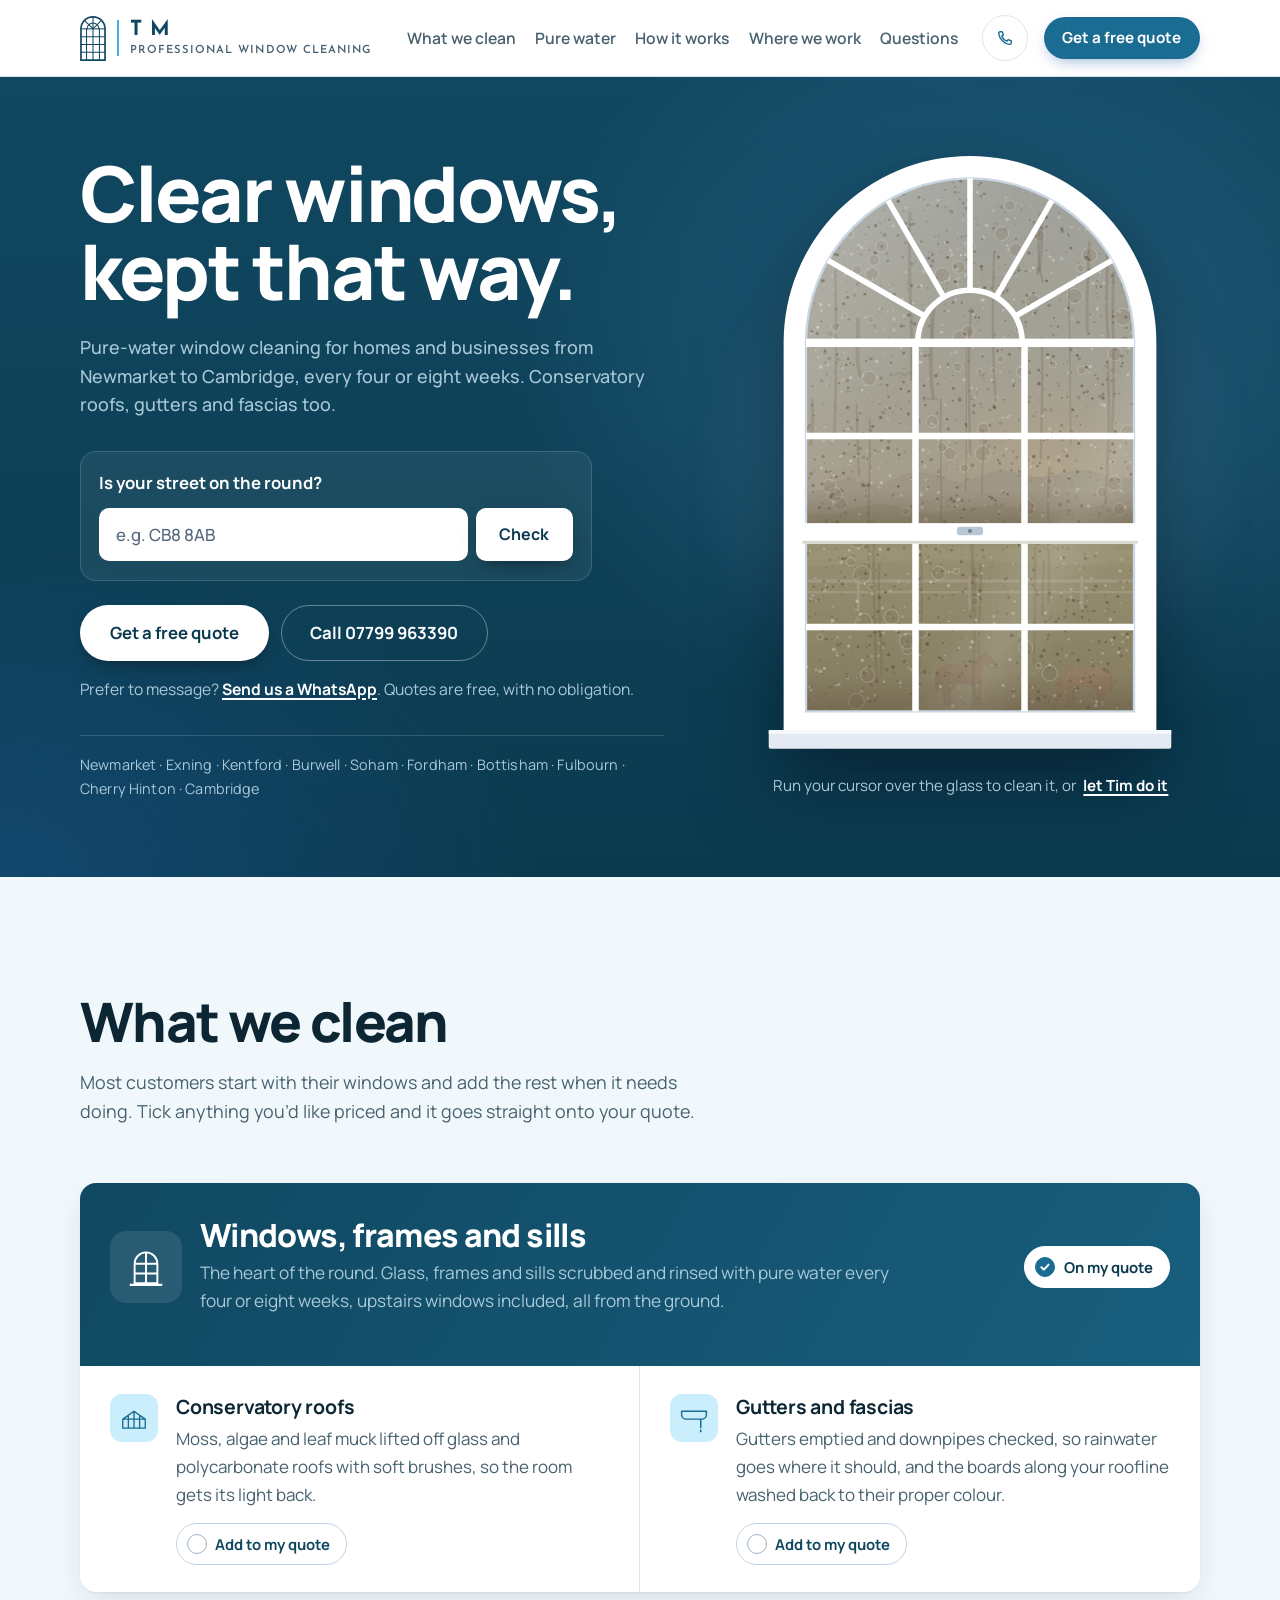
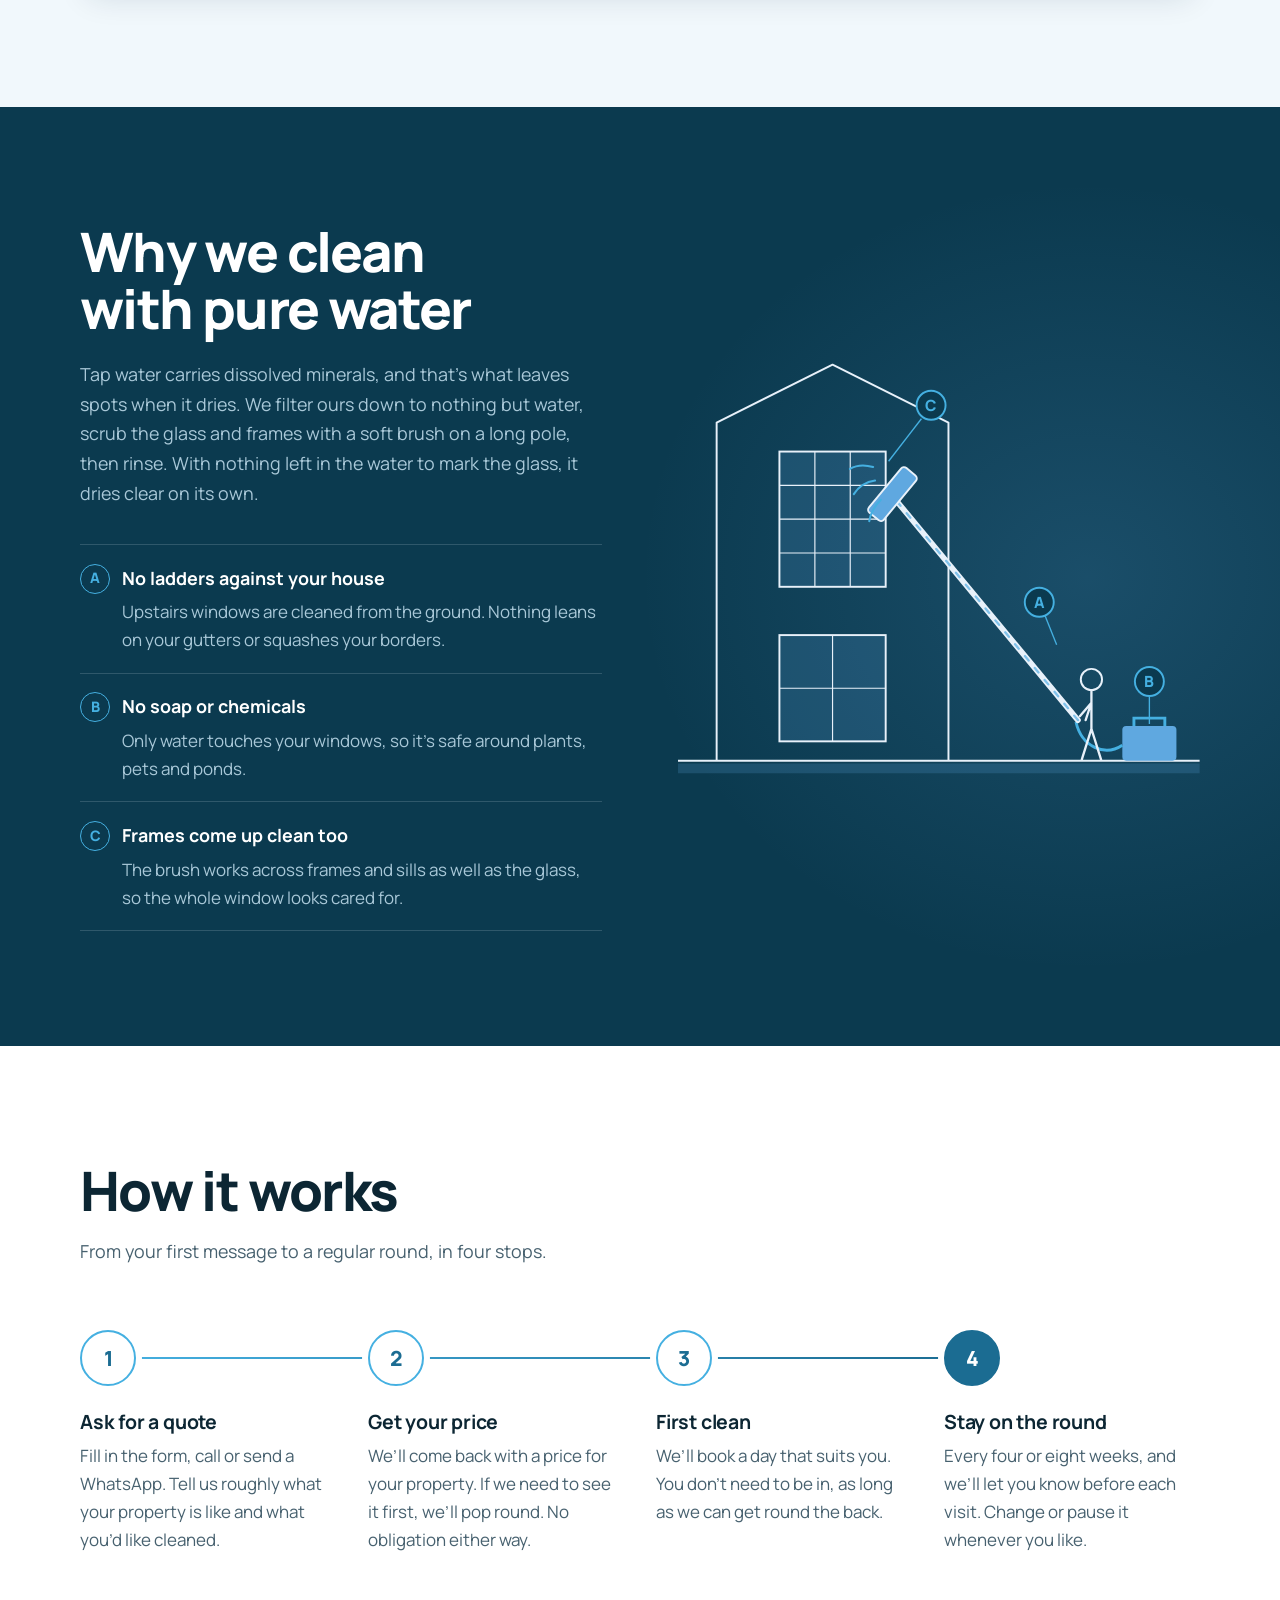
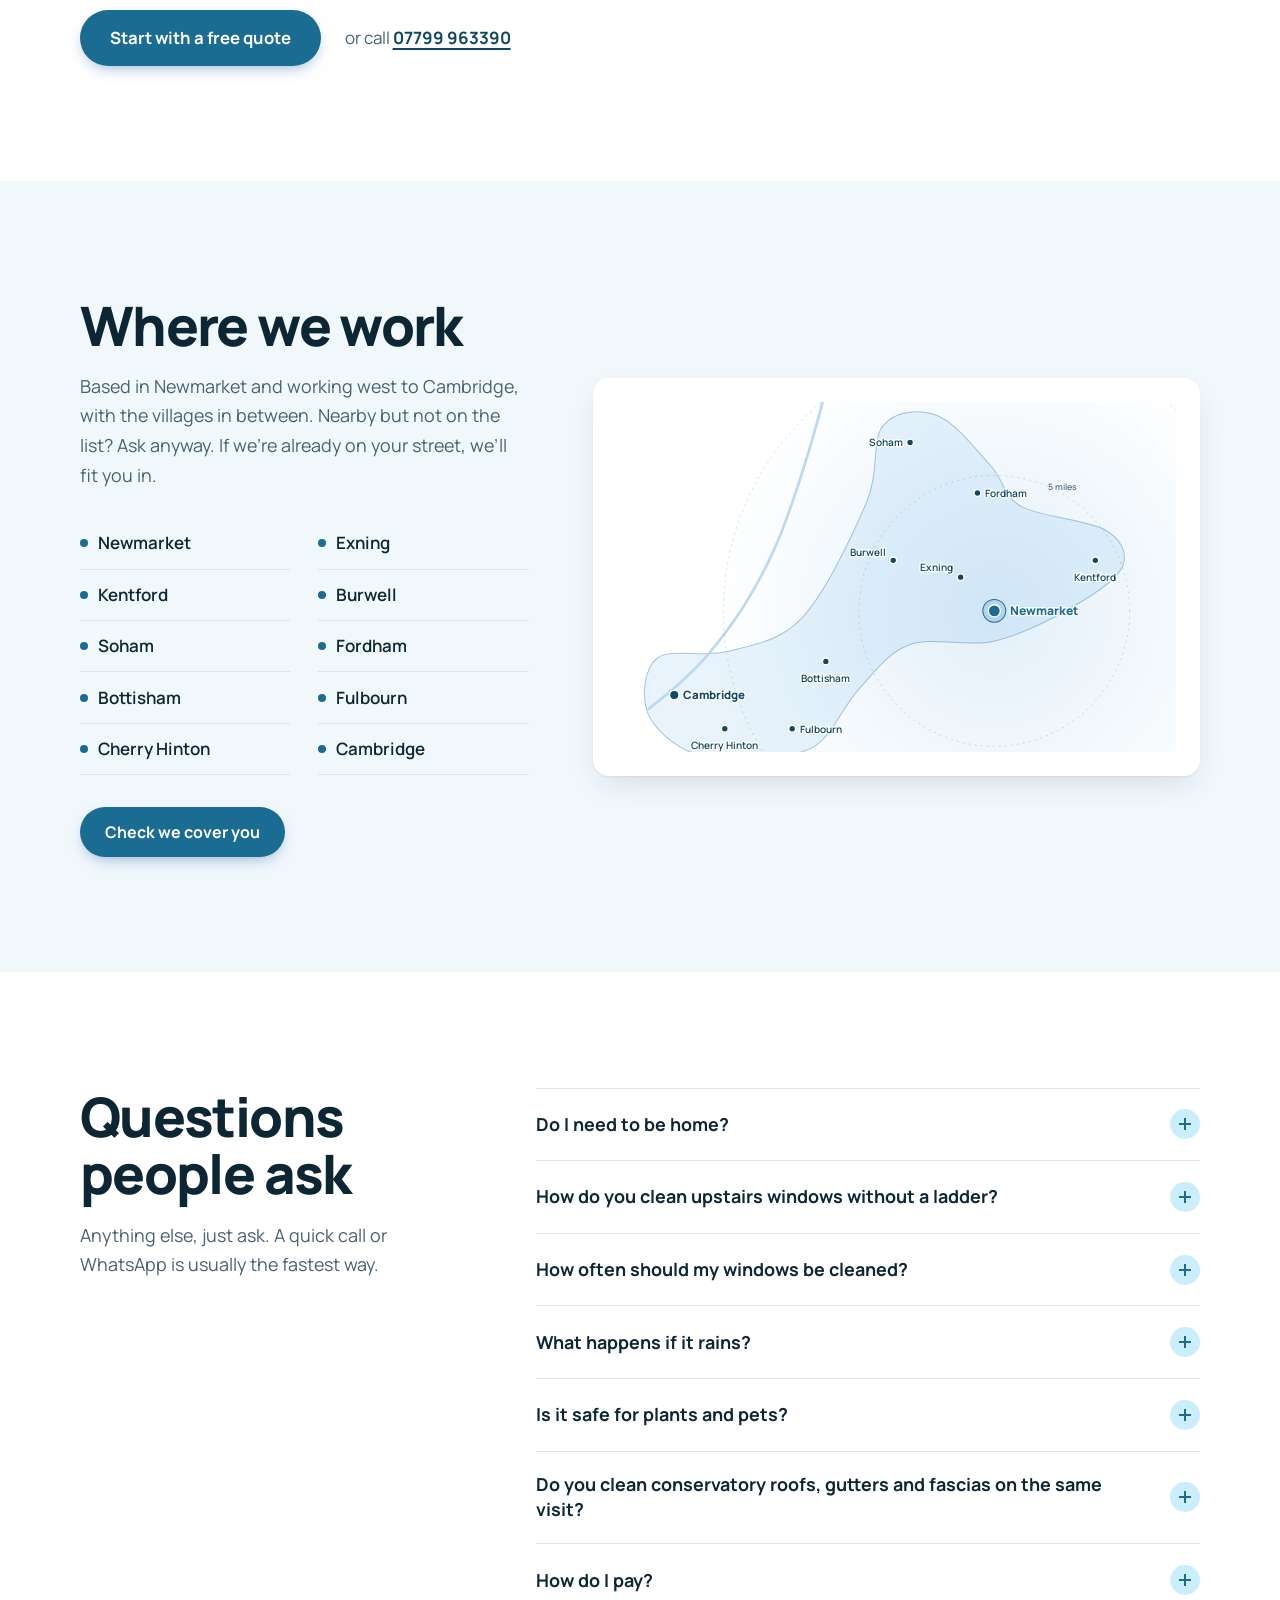
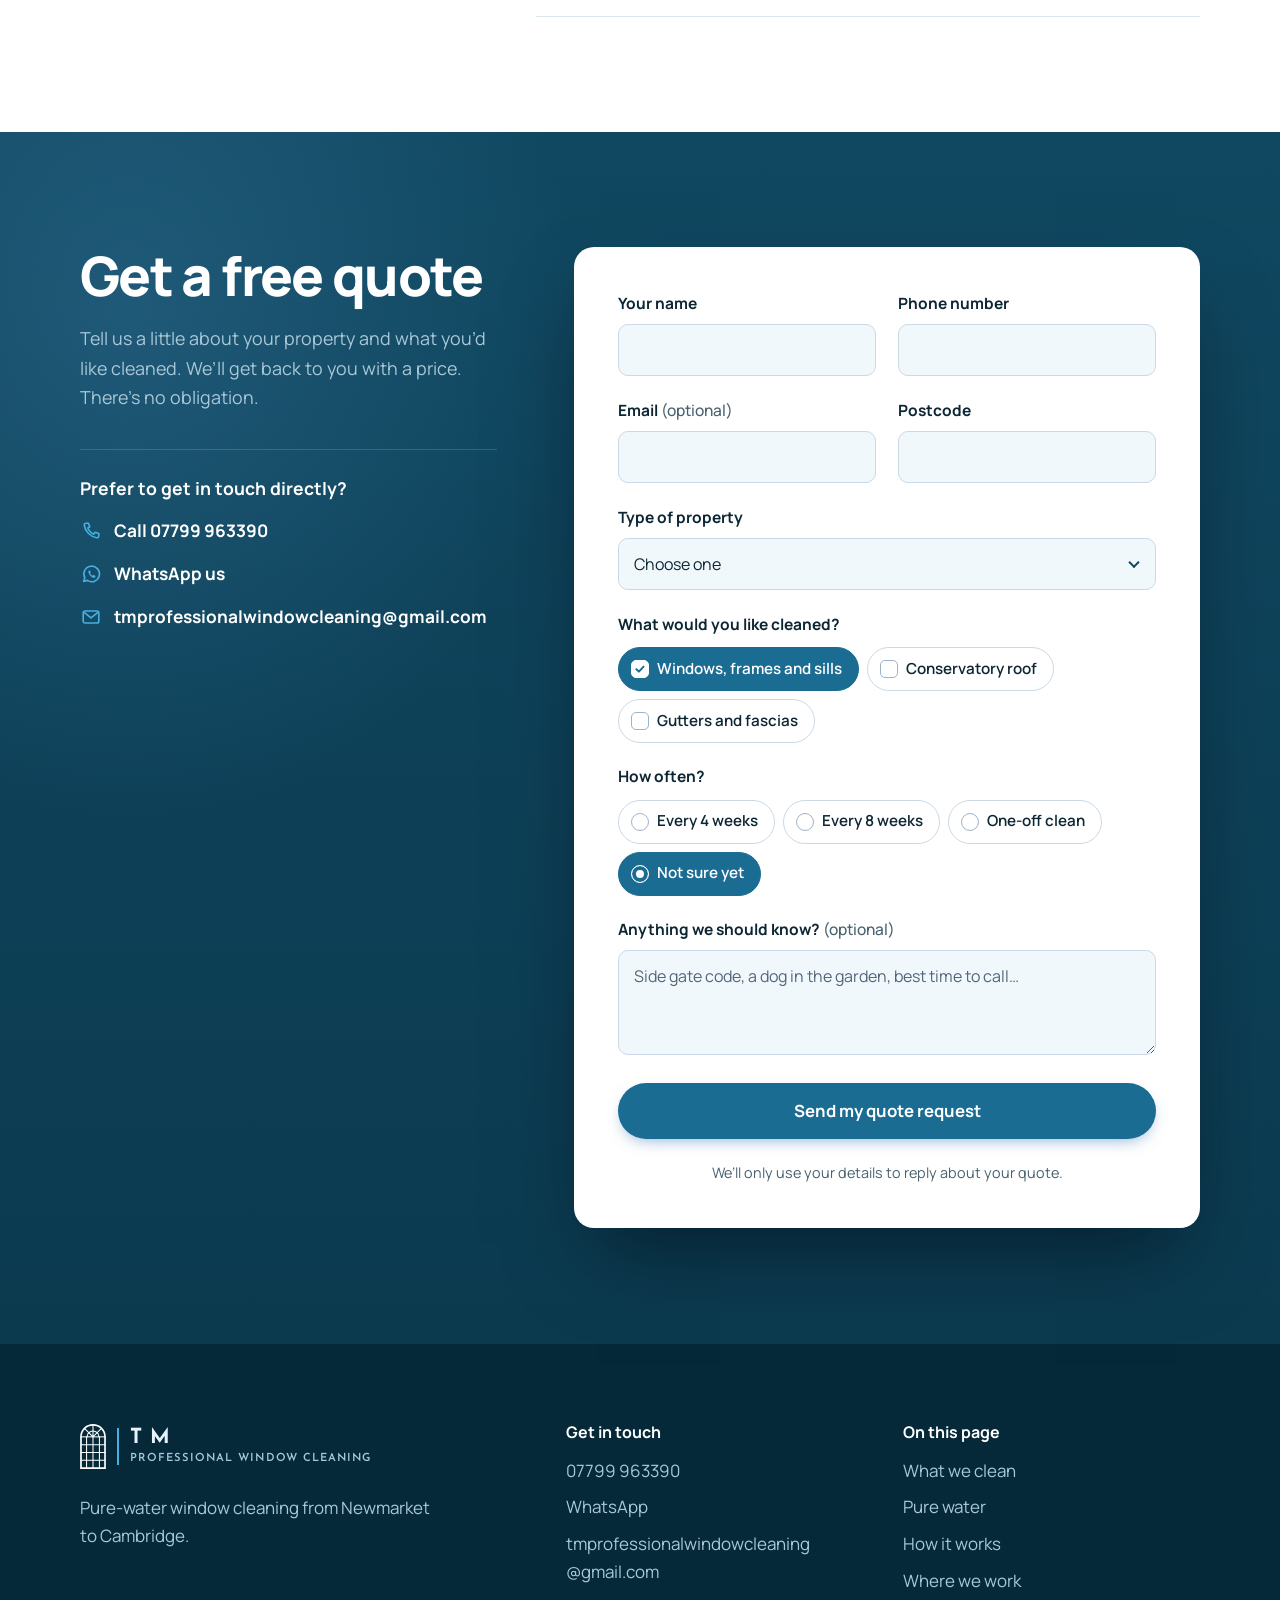
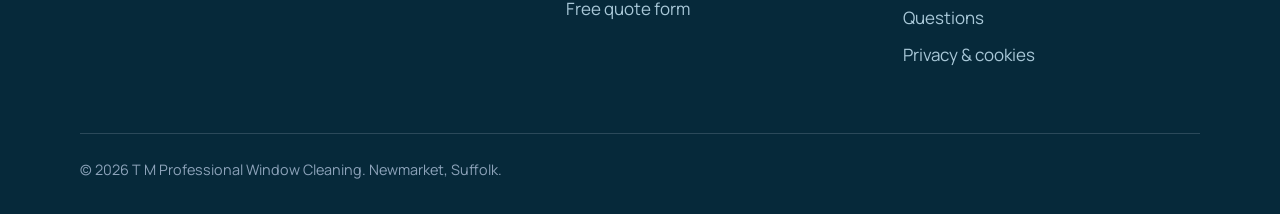
<file: index.html>
<!doctype html>
<html lang="en-GB">
<head>
  <meta charset="utf-8">
  <meta name="viewport" content="width=device-width, initial-scale=1">
  <title>T M Professional Window Cleaning | Window Cleaners in Newmarket &amp; Cambridge</title>
  <meta name="description" content="Pure-water window cleaning for homes and businesses from Newmarket to Cambridge. Regular 4 or 8-weekly rounds, conservatory roofs, gutters and fascias. Free quotes.">
  <meta name="theme-color" content="#104861">

  <link rel="canonical" href="https://newmarketwindowcleaner.co.uk/">

  <!-- Social sharing preview -->
  <meta property="og:type" content="website">
  <meta property="og:url" content="https://newmarketwindowcleaner.co.uk/">
  <meta property="og:title" content="T M Professional Window Cleaning | Newmarket &amp; Cambridge">
  <meta property="og:description" content="Pure-water window cleaning from Newmarket to Cambridge. Check your street is on the round and get a free quote.">
  <meta property="og:image" content="https://newmarketwindowcleaner.co.uk/assets/og-image.png">
  <meta property="og:image:width" content="1200">
  <meta property="og:image:height" content="630">
  <meta property="og:locale" content="en_GB">
  <meta name="twitter:card" content="summary_large_image">
  <meta name="twitter:image" content="https://newmarketwindowcleaner.co.uk/assets/og-image.png">

  <link rel="icon" href="assets/favicon.svg" type="image/svg+xml">
  <link rel="apple-touch-icon" href="assets/apple-touch-icon.png">

  <link rel="preload" href="assets/fonts/manrope-latin-800-normal.woff2" as="font" type="font/woff2" crossorigin>
  <link rel="preload" href="assets/fonts/manrope-latin-400-normal.woff2" as="font" type="font/woff2" crossorigin>
  <link rel="stylesheet" href="css/styles.css">

  <script type="application/ld+json">
  {
    "@context": "https://schema.org",
    "@type": "LocalBusiness",
    "name": "T M Professional Window Cleaning",
    "url": "https://newmarketwindowcleaner.co.uk/",
    "email": "tmprofessionalwindowcleaning@gmail.com",
    "image": "https://newmarketwindowcleaner.co.uk/assets/og-image.png",
    "description": "Pure-water window cleaning for homes and businesses from Newmarket to Cambridge.",
    "telephone": "+447799963390",
    "address": { "@type": "PostalAddress", "addressLocality": "Newmarket", "addressRegion": "Suffolk", "addressCountry": "GB" },
    "areaServed": ["Newmarket", "Exning", "Kentford", "Burwell", "Soham", "Fordham", "Bottisham", "Fulbourn", "Cherry Hinton", "Cambridge"],
    "makesOffer": [
      { "@type": "Offer", "itemOffered": { "@type": "Service", "name": "Window cleaning" } },
      { "@type": "Offer", "itemOffered": { "@type": "Service", "name": "Conservatory roof cleaning" } },
      { "@type": "Offer", "itemOffered": { "@type": "Service", "name": "Gutter clearing" } },
      { "@type": "Offer", "itemOffered": { "@type": "Service", "name": "Fascia cleaning" } }
    ]
  }
  </script>
</head>
<body>
  <a class="skip-link" href="#main">Skip to content</a>

  <!-- ============ HEADER ============ -->
  <header class="site-header" data-header>
    <div class="wrap header-inner">
      <a class="brand" href="#top" aria-label="T M Professional Window Cleaning, back to top">
        <svg class="brand-mark" viewBox="0 0 100 175" fill="none" stroke="currentColor" stroke-width="6.5" stroke-linecap="square" aria-hidden="true">
          <path d="M3.25 171.75V50a46.75 46.75 0 0 1 93.5 0v121.75Z"/>
          <g stroke-width="4">
            <path d="M4 50h92"/>
            <path d="M50 6v44M50 50 16.8 16.8M50 50l33.2-33.2"/>
            <path d="M27 50a23 23 0 0 1 46 0"/>
            <path d="M25 50v121.75M50 50v121.75M75 50v121.75"/>
            <path d="M4 80.4h92M4 110.9h92M4 141.3h92"/>
          </g>
        </svg>
        <span class="brand-text">
          <span class="brand-name">T M</span>
          <span class="brand-sub">Professional Window Cleaning</span>
        </span>
      </a>

      <nav class="site-nav" id="site-nav" aria-label="Main">
        <ul>
          <li><a href="#services">What we clean</a></li>
          <li><a href="#pure-water">Pure water</a></li>
          <li><a href="#how-it-works">How it works</a></li>
          <li><a href="#areas">Where we work</a></li>
          <li><a href="#faq">Questions</a></li>
        </ul>
      </nav>

      <div class="header-actions">
        <a class="header-phone" href="tel:+447799963390">
          <svg viewBox="0 0 24 24" aria-hidden="true"><path d="M6.6 3.5h2.6l1.4 4-2 1.3a11 11 0 0 0 6.6 6.6l1.3-2 4 1.4v2.6a2 2 0 0 1-2.2 2A16.5 16.5 0 0 1 4.6 5.7a2 2 0 0 1 2-2.2Z" fill="none" stroke="currentColor" stroke-width="1.8" stroke-linejoin="round"/></svg>
          <span>07799 963390</span>
        </a>
        <a class="btn btn-ink btn-sm header-cta" href="#quote">Get a free quote</a>
        <button class="nav-toggle" type="button" aria-expanded="false" aria-controls="site-nav" data-nav-toggle>
          <span class="nav-toggle-bars" aria-hidden="true"></span>
          <span class="visually-hidden">Menu</span>
        </button>
      </div>
    </div>
  </header>

  <main id="main">

    <!-- ============ HERO ============ -->
    <section class="hero" id="top" aria-labelledby="hero-title">
      <div class="wrap hero-grid">
        <div class="cover">
          <h1 id="hero-title">Clear windows, kept that way.</h1>
          <p class="lede">Pure-water window cleaning for homes and businesses from Newmarket to Cambridge, every four or eight weeks. Conservatory roofs, gutters and fascias too.</p>

          <form class="check" data-check novalidate>
            <label class="check-label" for="c-postcode">Is your street on the round?</label>
            <div class="check-row">
              <input id="c-postcode" name="postcode" type="text" autocomplete="postal-code" autocapitalize="characters" placeholder="e.g. CB8 8AB" aria-describedby="c-result">
              <button class="btn btn-ink" type="submit">Check</button>
            </div>
            <p class="check-result" id="c-result" data-check-result aria-live="polite"></p>
          </form>

          <div class="cover-actions" data-hero-actions>
            <a class="btn btn-ink btn-lg" href="#quote">Get a free quote</a>
            <a class="btn btn-line btn-lg" href="tel:+447799963390">Call 07799 963390</a>
          </div>
          <p class="cover-note">Prefer to message? <a href="https://wa.me/447799963390?text=Hi%2C%20I%27d%20like%20a%20quote%20for%20window%20cleaning." target="_blank" rel="noopener">Send us a WhatsApp</a>. Quotes are free, with no obligation.</p>

          <p class="cover-places">Newmarket · Exning · Kentford · Burwell · Soham · Fordham · Bottisham · Fulbourn · Cherry Hinton · Cambridge</p>
        </div>

        <figure class="hero-window" data-window>
          <div class="window-stage">
            <!-- The view through the glass: a morning over the Heath gallops -->
            <svg class="window-view" viewBox="-20 0 440 640" preserveAspectRatio="xMidYMid meet" aria-hidden="true">
              <defs>
                <clipPath id="glass-clip"><path d="M24 200A176 176 0 0 1 376 200V596H24Z"/></clipPath>
                <linearGradient id="sky" x1="0" y1="0" x2="0" y2="1">
                  <stop offset="0" stop-color="#5E93C6"/>
                  <stop offset=".42" stop-color="#A3C7E2"/>
                  <stop offset=".7" stop-color="#E6E4D6"/>
                  <stop offset=".8" stop-color="#F6DDB0"/>
                </linearGradient>
                <radialGradient id="sun-glow" cx="0.5" cy="0.5" r="0.5">
                  <stop offset="0" stop-color="#FFF6DE" stop-opacity=".95"/>
                  <stop offset=".35" stop-color="#FCE6BC" stop-opacity=".55"/>
                  <stop offset="1" stop-color="#F6D9A6" stop-opacity="0"/>
                </radialGradient>
                <linearGradient id="turf" x1="0" y1="0" x2="0" y2="1">
                  <stop offset="0" stop-color="#8CB065"/>
                  <stop offset="1" stop-color="#557A3E"/>
                </linearGradient>
              </defs>
              <g clip-path="url(#glass-clip)">
                <rect x="0" y="0" width="400" height="640" fill="url(#sky)"/>
                <g transform="translate(0 -100)">
                <circle cx="282" cy="452" r="120" fill="url(#sun-glow)"/>
                <circle cx="282" cy="452" r="26" fill="#FFF5DA"/>
                <path d="M0 468c18-10 30-6 44-12s22-14 40-8 24 4 36-2 26-10 44-4 20 10 34 6 28-14 46-10 24 8 38 6 30-10 48-6 22 10 36 8 22-4 34 0V520H0Z" fill="#8FA3AE" opacity=".85"/>
                <path d="M0 486c22-6 40 2 62-4s38-12 60-6 30 10 52 6 44-10 66-6 36 8 58 4 50-6 72 0 20 4 30 2V530H0Z" fill="#6B8A76"/>
                <path d="M0 500c60-10 120-8 200-4s150 4 200-2V760H0Z" fill="url(#turf)"/>
                <path d="M0 528c80-8 170-10 260-6 60 3 100 2 140-2v14c-40 4-80 6-140 3-90-4-180-2-260 6Z" fill="#B3C98A" opacity=".7"/>
                <!-- two horses in the near paddock: a bay standing, a chestnut grazing -->
                <g>
                  <defs>
                  <radialGradient id="horse-sheen"><stop offset="0" stop-color="#FFF3DF" stop-opacity=".22"/><stop offset="1" stop-color="#FFF3DF" stop-opacity="0"/></radialGradient>
                  <linearGradient id="bay-body" x1="0" y1="0" x2="0" y2="1"><stop offset="0" stop-color="#8A5530"/><stop offset=".55" stop-color="#6B3B21"/><stop offset="1" stop-color="#4A2715"/></linearGradient>
                  <linearGradient id="bay-leg" x1="0" y1="0" x2="0" y2="1"><stop offset="0" stop-color="#5E331D"/><stop offset=".38" stop-color="#4A2716"/><stop offset=".58" stop-color="#1E1511"/><stop offset="1" stop-color="#16100D"/></linearGradient>
                  <linearGradient id="bay-hair" x1="0" y1="0" x2="0" y2="1"><stop offset="0" stop-color="#241812"/><stop offset="1" stop-color="#120D0A"/></linearGradient>
                  <linearGradient id="chestnut-body" x1="0" y1="0" x2="0" y2="1"><stop offset="0" stop-color="#C27C47"/><stop offset=".55" stop-color="#A2602F"/><stop offset="1" stop-color="#7C4420"/></linearGradient>
                  <linearGradient id="chestnut-leg" x1="0" y1="0" x2="0" y2="1"><stop offset="0" stop-color="#9C5B2D"/><stop offset=".6" stop-color="#7E4622"/><stop offset="1" stop-color="#6A3A1C"/></linearGradient>
                  <linearGradient id="chestnut-hair" x1="0" y1="0" x2="0" y2="1"><stop offset="0" stop-color="#8A4A22"/><stop offset="1" stop-color="#5E3016"/></linearGradient>
                  </defs>
                  <ellipse cx="196" cy="690" rx="34" ry="3.6" fill="#3F5E2E" opacity=".35"/>
                  <g transform="translate(160 630.4) scale(0.74 0.74)"><path d="M63 44L70.5 42C70.5 50 70 56 70 61C70 66 69.6 70 69.8 73C70.2 75 71.5 76.5 72.5 78L73 80H66L66.4 77C65.6 74 65.6 70 65.6 66C65.6 62 65 58 64 54C63 50 62.5 47 63 44Z" transform="translate(-6.5 -.6)" fill="url(#bay-leg)"/><path d="M63 44L70.5 42C70.5 50 70 56 70 61C70 66 69.6 70 69.8 73C70.2 75 71.5 76.5 72.5 78L73 80H66L66.4 77C65.6 74 65.6 70 65.6 66C65.6 62 65 58 64 54C63 50 62.5 47 63 44Z" transform="translate(-6.5 -.6)" fill="#000" opacity=".22"/><path d="M14 36C20 40 26 44 27 48C27 52 24 56 21 60C19.5 62 19.5 64 20 68C20.4 71 20.6 73 21.4 75C22.2 76.6 22.8 78 23 80H16L16.2 77C15.4 74 15.2 71 15 67C14.8 63 13.6 60 12 57C10 52 9 44 11 38Z" transform="translate(6 -.6)" fill="url(#bay-leg)"/><path d="M14 36C20 40 26 44 27 48C27 52 24 56 21 60C19.5 62 19.5 64 20 68C20.4 71 20.6 73 21.4 75C22.2 76.6 22.8 78 23 80H16L16.2 77C15.4 74 15.2 71 15 67C14.8 63 13.6 60 12 57C10 52 9 44 11 38Z" transform="translate(6 -.6)" fill="#000" opacity=".22"/><path d="M11 25C4 28 2.6 40 3.6 56C4 61 8.4 61.4 8.6 57C8.8 46 9.6 36 13.4 30Z" fill="url(#bay-hair)"/><path d="M24 20C34 19 42 25 50 23C54 22 57 18 60 18C66 14 72 6 77 3L77.6-2.4 79.6 2.6C82 4 85 8 88 13C90 17 93 20 94.6 23C95.6 25.6 93.6 28.2 90.6 27.6C88 27 86 26.4 84 25C81 23 79 20 77 18C74 22 72 30 71 38C70.6 43 68 47 64 48C54 50 42 50 32 47C28 46 25 46 23 47C17 46 11 42 9 34C7 27 13 21 24 20Z" fill="url(#bay-body)"/><path d="M63 44L70.5 42C70.5 50 70 56 70 61C70 66 69.6 70 69.8 73C70.2 75 71.5 76.5 72.5 78L73 80H66L66.4 77C65.6 74 65.6 70 65.6 66C65.6 62 65 58 64 54C63 50 62.5 47 63 44Z" fill="url(#bay-leg)"/><path d="M14 36C20 40 26 44 27 48C27 52 24 56 21 60C19.5 62 19.5 64 20 68C20.4 71 20.6 73 21.4 75C22.2 76.6 22.8 78 23 80H16L16.2 77C15.4 74 15.2 71 15 67C14.8 63 13.6 60 12 57C10 52 9 44 11 38Z" fill="url(#bay-leg)"/><path d="M66.2 78.4H72.8L73 80H66Z" fill="#231A15"/><path d="M16.1 78.4H22.8L23 80H16Z" fill="#231A15"/><g fill="none" stroke="#2A160C" stroke-width="1.1" stroke-linecap="round" opacity=".14"><path d="M61 23C65 31 65.4 39 63 46"/><path d="M23 23C29.6 29 30.4 38 26.6 46"/><path d="M33 46.6C38 44.6 46 44.8 54 47"/></g><ellipse cx="30" cy="27" rx="14" ry="8" fill="url(#horse-sheen)"/><ellipse cx="56" cy="29" rx="8" ry="9" fill="url(#horse-sheen)" opacity=".7"/><path d="M10 27C6.4 32 6.2 44 7 54" fill="none" stroke="#FFF3DF" stroke-width=".7" opacity=".18" stroke-linecap="round"/><path d="M60 18C66 14 72 6 77 3L76.4 7C71 10.4 66.4 16 62.6 21Z" fill="url(#bay-hair)"/><path d="M75.6 3.6 75.2-1.4 77.8 2.6Z" fill="#1E1410"/><ellipse cx="84.2" cy="11.6" rx="1.2" ry=".95" fill="#160E0A"/><circle cx="84.6" cy="11.2" r=".32" fill="#fff" opacity=".8"/><path d="M91.6 24.6C92.4 24.6 93 25.2 92.8 25.8" fill="none" stroke="#1A100B" stroke-width=".7" stroke-linecap="round" opacity=".7"/><path d="M85.4 23.2C83 21.6 81.4 19.6 80.2 17.4" fill="none" stroke="#2A160C" stroke-width=".8" opacity=".3" stroke-linecap="round"/></g>
                  <ellipse cx="318" cy="692" rx="34" ry="3.6" fill="#3F5E2E" opacity=".35"/>
                  <g transform="translate(356 632.4) scale(-0.74 0.74)"><path d="M63 44L70.5 42C70.5 50 70 56 70 61C70 66 69.6 70 69.8 73C70.2 75 71.5 76.5 72.5 78L73 80H66L66.4 77C65.6 74 65.6 70 65.6 66C65.6 62 65 58 64 54C63 50 62.5 47 63 44Z" transform="translate(-6.5 -.6)" fill="url(#chestnut-leg)"/><path d="M63 44L70.5 42C70.5 50 70 56 70 61C70 66 69.6 70 69.8 73C70.2 75 71.5 76.5 72.5 78L73 80H66L66.4 77C65.6 74 65.6 70 65.6 66C65.6 62 65 58 64 54C63 50 62.5 47 63 44Z" transform="translate(-6.5 -.6)" fill="#000" opacity=".22"/><path d="M14 36C20 40 26 44 27 48C27 52 24 56 21 60C19.5 62 19.5 64 20 68C20.4 71 20.6 73 21.4 75C22.2 76.6 22.8 78 23 80H16L16.2 77C15.4 74 15.2 71 15 67C14.8 63 13.6 60 12 57C10 52 9 44 11 38Z" transform="translate(6 -.6)" fill="url(#chestnut-leg)"/><path d="M14 36C20 40 26 44 27 48C27 52 24 56 21 60C19.5 62 19.5 64 20 68C20.4 71 20.6 73 21.4 75C22.2 76.6 22.8 78 23 80H16L16.2 77C15.4 74 15.2 71 15 67C14.8 63 13.6 60 12 57C10 52 9 44 11 38Z" transform="translate(6 -.6)" fill="#000" opacity=".22"/><path d="M11 25C4 28 2.6 40 3.6 56C4 61 8.4 61.4 8.6 57C8.8 46 9.6 36 13.4 30Z" fill="url(#chestnut-hair)"/><path d="M24 20C34 19 42 25 50 23C54 22 57 18 60 19C67 21 74 31 80 44L79 39.4 82.6 44.6C85 50 87.4 56 89.4 62C91 66.6 92.6 71.6 92.8 75.6C93 78.8 90.4 80.4 87.6 79.4C85.6 78.6 84.6 76 83.4 72.6C81.6 67.4 79 62.6 76.2 58.4C73.4 53.6 71.4 48.4 71 42C70.6 45 68 47.4 64 48C54 50 42 50 32 47C28 46 25 46 23 47C17 46 11 42 9 34C7 27 13 21 24 20Z" fill="url(#chestnut-body)"/><path d="M63 44L70.5 42C70.5 50 70 56 70 61C70 66 69.6 70 69.8 73C70.2 75 71.5 76.5 72.5 78L73 80H66L66.4 77C65.6 74 65.6 70 65.6 66C65.6 62 65 58 64 54C63 50 62.5 47 63 44Z" fill="url(#chestnut-leg)"/><path d="M14 36C20 40 26 44 27 48C27 52 24 56 21 60C19.5 62 19.5 64 20 68C20.4 71 20.6 73 21.4 75C22.2 76.6 22.8 78 23 80H16L16.2 77C15.4 74 15.2 71 15 67C14.8 63 13.6 60 12 57C10 52 9 44 11 38Z" fill="url(#chestnut-leg)"/><path d="M15.4 71H21.2C21.4 73.6 22.6 77 23 80H16L16.2 77C15.6 75 15.4 73 15.4 71Z" fill="#F4EEE4"/><path d="M66.2 78.4H72.8L73 80H66Z" fill="#231A15"/><path d="M16.1 78.4H22.8L23 80H16Z" fill="#231A15"/><g fill="none" stroke="#2A160C" stroke-width="1.1" stroke-linecap="round" opacity=".14"><path d="M61 23C65 31 65.4 39 63 46"/><path d="M23 23C29.6 29 30.4 38 26.6 46"/><path d="M33 46.6C38 44.6 46 44.8 54 47"/></g><ellipse cx="30" cy="27" rx="14" ry="8" fill="url(#horse-sheen)"/><ellipse cx="56" cy="29" rx="8" ry="9" fill="url(#horse-sheen)" opacity=".7"/><path d="M10 27C6.4 32 6.2 44 7 54" fill="none" stroke="#FFF3DF" stroke-width=".7" opacity=".18" stroke-linecap="round"/><path d="M60 19C67 21 74 31 80 44C78.4 41.6 76 37.6 73 33C69.6 28 65.6 24.4 61.6 22.6Z" fill="url(#chestnut-hair)"/><path d="M78.6 42.4 76.8 38.4 80.6 42.2Z" fill="#6E3A1A"/><ellipse cx="86" cy="60.6" rx=".95" ry="1.2" fill="#160E0A"/><circle cx="86.3" cy="61" r=".3" fill="#fff" opacity=".8"/><path d="M88.4 59.6C90 63.8 91.4 68.6 91.8 73.4C91.8 74.4 90.8 74.4 90.6 73.4C90 69 88.8 64.4 87.4 60.4Z" fill="#F4EEE4"/><path d="M90.2 77.6C91 77.6 91.6 77 91.6 76.2" fill="none" stroke="#1A100B" stroke-width=".7" stroke-linecap="round" opacity=".7"/></g>
                </g>
                <g stroke="#FFFFFF" stroke-linecap="round">
                  <path d="M0 556H400" stroke-width="3.2"/>
                  <path d="M0 568H400" stroke-width="2.4" opacity=".9"/>
                  <path d="M20 552v34M80 552v34M140 552v34M200 552v34M260 552v34M320 552v34M380 552v34" stroke-width="3"/>
                </g>
                </g>
                <g fill="none" stroke="#2F4E6E" stroke-width="2" stroke-linecap="round" opacity=".6">
                  <path d="M118 236q6-6 12 0q6-6 12 0"/>
                  <path d="M150 262q4-4 8 0q4-4 8 0"/>
                </g>
              </g>
            </svg>

            <canvas class="window-grime" data-grime aria-hidden="true"></canvas>
            <canvas class="window-water" data-water aria-hidden="true"></canvas>

            <!-- Frame, glazing bars and the squeegee -->
            <svg class="window-frame" viewBox="-20 0 440 640" preserveAspectRatio="xMidYMid meet" aria-hidden="true">
              <defs>
                <linearGradient id="gleam" x1="0" y1="0" x2="1" y2="1">
                  <stop offset="0" stop-color="#fff" stop-opacity="0"/>
                  <stop offset=".45" stop-color="#fff" stop-opacity="0"/>
                  <stop offset=".5" stop-color="#fff" stop-opacity=".6"/>
                  <stop offset=".55" stop-color="#fff" stop-opacity="0"/>
                  <stop offset="1" stop-color="#fff" stop-opacity="0"/>
                </linearGradient>
                <linearGradient id="reflection" x1="0" y1="0" x2="1" y2="1">
                  <stop offset="0" stop-color="#fff" stop-opacity=".22"/>
                  <stop offset=".35" stop-color="#fff" stop-opacity="0"/>
                  <stop offset=".62" stop-color="#fff" stop-opacity="0"/>
                  <stop offset=".7" stop-color="#fff" stop-opacity=".12"/>
                  <stop offset=".78" stop-color="#fff" stop-opacity="0"/>
                </linearGradient>
                <clipPath id="glass-clip-2"><path d="M24 200A176 176 0 0 1 376 200V596H24Z"/></clipPath>
              </defs>

              <g clip-path="url(#glass-clip-2)">
                <rect x="0" y="0" width="400" height="640" fill="url(#reflection)"/>
                <rect class="gleam" data-gleam x="-400" y="-200" width="1200" height="1040" fill="url(#gleam)"/>
              </g>

              <!-- outer frame: painted white timber -->
              <path d="M0 200A200 200 0 0 1 400 200V620H0ZM24 200V596H376V200A176 176 0 0 0 24 200Z" fill="#FFFFFF" fill-rule="evenodd"/>
              
              <path d="M24 200A176 176 0 0 1 376 200V596H24Z" fill="none" stroke="#C9D6E3" stroke-width="2.5"/>

              <g stroke="#FFFFFF" stroke-width="6" fill="none">
                <path d="M144 200a56 56 0 0 1 112 0"/>
                <path d="M151.5 172 47.6 112M172 151.5 112 47.6M200 144V24M228 151.5 288 47.6M248.5 172 352.4 112"/>
              </g>
              <g fill="#FFFFFF">
                <rect x="24" y="196" width="352" height="9"/>
                <rect x="138" y="200" width="7" height="200"/>
                <rect x="255" y="200" width="7" height="200"/>
                <rect x="24" y="297" width="352" height="7"/>
                <rect x="20" y="394" width="360" height="22"/>
                <rect x="138" y="414" width="7" height="182"/>
                <rect x="255" y="414" width="7" height="182"/>
                <rect x="24" y="502" width="352" height="7"/>
              </g>
              <rect x="20" y="413" width="360" height="3" fill="#DADAD4"/>
              
              <g>
                <rect x="186" y="398" width="28" height="9" rx="3" fill="#B9C6D3"/>
                <circle cx="200" cy="402.5" r="2.2" fill="#6E7F91"/>
              </g>
              <rect x="-16" y="616" width="432" height="20" rx="2" fill="#E3EAF1"/>
              <rect x="-16" y="616" width="432" height="4" fill="#F7FAFC"/>

              <!-- squeegee (moved by script) -->
              <g class="squeegee" data-squeegee opacity="0">
                <g data-squeegee-flip>
                  <rect x="-62" y="-7" width="54" height="14" rx="7" fill="#1B6C92"/>
                  <rect x="-66" y="-5" width="8" height="10" rx="3" fill="#104861"/>
                  <rect x="-10" y="-46" width="10" height="92" rx="2" fill="#C7D2DD"/>
                  <rect x="0" y="-46" width="4" height="92" rx="1.5" fill="#104861"/>
                </g>
              </g>
            </svg>
          </div>

          <figcaption class="window-caption" data-window-caption aria-live="polite">
            <span data-caption-text>Run your cursor over the glass to clean it.</span>
            <button type="button" class="link-button" data-finish hidden>let Tim do it</button>
            <span class="window-reset">
              <button type="button" class="btn btn-line btn-sm" data-dirty hidden>Make it dirty again</button>
            </span>
          </figcaption>
        </figure>
      </div>
    </section>

    <!-- ============ SERVICES ============ -->
    <section class="section services" id="services" aria-labelledby="services-title">
      <div class="wrap">
        <div class="section-head">
          <h2 id="services-title">What we clean</h2>
          <p>Most customers start with their windows and add the rest when it needs doing. Tick anything you’d like priced and it goes straight onto your quote.</p>
        </div>

        <div class="key-panel">
          <ul class="key" role="list">
          <li class="key-row key-lead">
            <svg class="key-symbol" viewBox="0 0 64 64" aria-hidden="true"><path d="M18 52V28a14 14 0 0 1 28 0v24Z M18 40h28 M32 14v38 M18 28h28" fill="none" stroke="currentColor" stroke-width="2.4"/><path d="M12 54h40" stroke="currentColor" stroke-width="3"/></svg>
            <div class="key-text">
              <h3>Windows, frames and sills</h3>
              <p>The heart of the round. Glass, frames and sills scrubbed and rinsed with pure water every four or eight weeks, upstairs windows included, all from the ground.</p>
            </div>
            <button type="button" class="key-add" data-service="Windows, frames and sills" aria-pressed="true"><span class="key-box" aria-hidden="true"></span><span class="key-add-label">On my quote</span></button>
          </li>
          <li class="key-row">
            <svg class="key-symbol" viewBox="0 0 64 64" aria-hidden="true"><path d="M12 50V34l20-14 20 14v16Z M12 34h40 M22 27v23 M32 20v30 M42 27v23" fill="none" stroke="currentColor" stroke-width="2.4" stroke-linejoin="round"/></svg>
            <div class="key-text">
              <h3>Conservatory roofs</h3>
              <p>Moss, algae and leaf muck lifted off glass and polycarbonate roofs with soft brushes, so the room gets its light back.</p>
            </div>
            <button type="button" class="key-add" data-service="Conservatory roof" aria-pressed="false"><span class="key-box" aria-hidden="true"></span><span class="key-add-label">Add to my quote</span></button>
          </li>
          <li class="key-row">
            <svg class="key-symbol" viewBox="0 0 64 64" aria-hidden="true"><path d="M10 20h44v6a8 8 0 0 1-8 8H18a8 8 0 0 1-8-8Z M44 34v16" fill="none" stroke="currentColor" stroke-width="2.6" stroke-linejoin="round"/><path d="M44 54v2" stroke="currentColor" stroke-width="3" stroke-linecap="round"/></svg>
            <div class="key-text">
              <h3>Gutters and fascias</h3>
              <p>Gutters emptied and downpipes checked, so rainwater goes where it should, and the boards along your roofline washed back to their proper colour.</p>
            </div>
            <button type="button" class="key-add" data-service="Gutters and fascias" aria-pressed="false"><span class="key-box" aria-hidden="true"></span><span class="key-add-label">Add to my quote</span></button>
          </li>
          </ul>
        </div>
      </div>
    </section>

    <!-- ============ PURE WATER ============ -->
    <section class="section pure" id="pure-water" aria-labelledby="pure-title">
      <div class="wrap pure-grid">
        <div class="pure-copy">
          <h2 id="pure-title">Why we clean with pure water</h2>
          <p class="pure-lede">Tap water carries dissolved minerals, and that’s what leaves spots when it dries. We filter ours down to nothing but water, scrub the glass and frames with a soft brush on a long pole, then rinse. With nothing left in the water to mark the glass, it dries clear on its own.</p>

          <dl class="pure-points">
            <div>
              <dt><span class="callout" aria-hidden="true">A</span>No ladders against your house</dt>
              <dd>Upstairs windows are cleaned from the ground. Nothing leans on your gutters or squashes your borders.</dd>
            </div>
            <div>
              <dt><span class="callout" aria-hidden="true">B</span>No soap or chemicals</dt>
              <dd>Only water touches your windows, so it’s safe around plants, pets and ponds.</dd>
            </div>
            <div>
              <dt><span class="callout" aria-hidden="true">C</span>Frames come up clean too</dt>
              <dd>The brush works across frames and sills as well as the glass, so the whole window looks cared for.</dd>
            </div>
          </dl>
        </div>

        <figure class="pure-diagram">
          <svg viewBox="0 0 540 520" role="img" aria-labelledby="diagram-title diagram-desc">
            <title id="diagram-title">How a water-fed pole cleans an upstairs window</title>
            <desc id="diagram-desc">Tim stands on the ground holding a long pole (A). Filtered water from a small unit (B) travels up the pole to a brush that scrubs and rinses an upstairs sash window, frame and all (C).</desc>
            <!-- ground and house -->
            <path d="M0 450h540" stroke="#E8F1FA" stroke-width="2"/>
            <path d="M0 458h540" stroke="#5FA8E0" stroke-width="10" opacity=".2"/>
            <path d="M40 450V100l120-60 120 60v350" fill="none" stroke="#E8F1FA" stroke-width="2" stroke-linejoin="round"/>
            <rect x="105" y="130" width="110" height="140" fill="rgba(95,168,224,.18)" stroke="#E8F1FA" stroke-width="2"/>
            <path d="M105 200h110M141.7 130v140M178.3 130v140M105 165h110M105 235h110" stroke="#E8F1FA" stroke-width="1.2"/>
            <rect x="105" y="320" width="110" height="110" fill="rgba(95,168,224,.18)" stroke="#E8F1FA" stroke-width="2"/>
            <path d="M105 375h110M160 320v110" stroke="#E8F1FA" stroke-width="1.2"/>
            <!-- water unit and hose -->
            <rect x="460" y="414" width="56" height="36" rx="4" fill="#5FA8E0"/>
            <path d="M472 414v-8h32v8" fill="none" stroke="#45B0E1" stroke-width="3"/>
            <path d="M412 410c6 26 30 36 48 24" fill="none" stroke="#45B0E1" stroke-width="3"/>
            <!-- pole with water inside -->
            <path d="M414 408 222 176" stroke="#E8F1FA" stroke-width="6" stroke-linecap="round"/>
            <path class="pole-water" d="M414 408 222 176" stroke="#7FC1EA" stroke-width="2.4" stroke-linecap="round"/>
            <rect x="192" y="164" width="60" height="20" rx="4" transform="rotate(-50.4 222 174)" fill="#5FA8E0" stroke="#E8F1FA" stroke-width="2"/>
            <g stroke="#45B0E1" stroke-width="2.2" fill="none" stroke-linecap="round">
              <path d="M204 160q-14 2-22 14"/>
              <path d="M210 180q-10 10-12 22"/>
              <path d="M202 146q-14-4-24 2"/>
            </g>
            <!-- Tim -->
            <circle cx="428" cy="366" r="11" fill="none" stroke="#E8F1FA" stroke-width="2"/>
            <path d="M428 377v40M428 417l-10 32M428 417l10 32M428 390l-12 14M428 390l-6 18" fill="none" stroke="#E8F1FA" stroke-width="2.4" stroke-linecap="round"/>
            <!-- callouts -->
            <g class="diagram-callout"><path d="M392 330 380 300"/><circle cx="374" cy="286" r="15"/><text x="374" y="292">A</text></g>
            <g class="diagram-callout"><path d="M488 412V384"/><circle cx="488" cy="368" r="15"/><text x="488" y="374">B</text></g>
            <g class="diagram-callout"><path d="M218 140 252 96"/><circle cx="262" cy="82" r="15"/><text x="262" y="88">C</text></g>
          </svg>
        </figure>
      </div>
    </section>

    <!-- ============ HOW IT WORKS ============ -->
    <section class="section steps" id="how-it-works" aria-labelledby="steps-title">
      <div class="wrap">
        <div class="section-head">
          <h2 id="steps-title">How it works</h2>
          <p>From your first message to a regular round, in four stops.</p>
        </div>
        <ol class="route" role="list">
          <li class="stop">
            <span class="stop-mark" aria-hidden="true">1</span>
            <h3>Ask for a quote</h3>
            <p>Fill in the form, call or send a WhatsApp. Tell us roughly what your property is like and what you’d like cleaned.</p>
          </li>
          <li class="stop">
            <span class="stop-mark" aria-hidden="true">2</span>
            <h3>Get your price</h3>
            <p>We’ll come back with a price for your property. If we need to see it first, we’ll pop round. No obligation either way.</p>
          </li>
          <li class="stop">
            <span class="stop-mark" aria-hidden="true">3</span>
            <h3>First clean</h3>
            <p>We’ll book a day that suits you. You don’t need to be in, as long as we can get round the back.</p>
          </li>
          <li class="stop">
            <span class="stop-mark" aria-hidden="true">4</span>
            <h3>Stay on the round</h3>
            <p>Every four or eight weeks, and we’ll let you know before each visit. Change or pause it whenever you like.</p>
          </li>
        </ol>
        <div class="steps-cta">
          <a class="btn btn-ink btn-lg" href="#quote">Start with a free quote</a>
          <p>or call <a href="tel:+447799963390">07799 963390</a></p>
        </div>
      </div>
    </section>

    <!-- ============ AREAS ============ -->
    <section class="section areas" id="areas" aria-labelledby="areas-title">
      <div class="wrap areas-grid">
        <div class="areas-copy">
          <h2 id="areas-title">Where we work</h2>
          <p>Based in Newmarket and working west to Cambridge, with the villages in between. Nearby but not on the list? Ask anyway. If we’re already on your street, we’ll fit you in.</p>
          <ul class="town-list" role="list">
              <li>Newmarket</li>
              <li>Exning</li>
              <li>Kentford</li>
              <li>Burwell</li>
              <li>Soham</li>
              <li>Fordham</li>
              <li>Bottisham</li>
              <li>Fulbourn</li>
              <li>Cherry Hinton</li>
              <li>Cambridge</li>
          </ul>
          <a class="btn btn-ink" href="#quote">Check we cover you</a>
        </div>
        <figure class="area-map">
<svg class="area-map-svg" viewBox="-10 40 830 520" role="img" aria-labelledby="map-title map-desc">
<title id="map-title">Map of the area we cover</title>
<desc id="map-desc">Ten towns and villages between Newmarket in the east and Cambridge in the west, shown at their real positions, with rings at five and ten miles from Newmarket.</desc>
<defs><radialGradient id="area-glow" cx="550" cy="350" r="420" gradientUnits="userSpaceOnUse"><stop offset="0" stop-color="#5FA8E0" stop-opacity=".18"/><stop offset="1" stop-color="#5FA8E0" stop-opacity="0"/></radialGradient></defs>
<circle cx="550" cy="350" r="420" fill="url(#area-glow)"/>
<path class="a-round" d="M35.0 500.0C43.3 523.3 72.5 549.2 100.0 560.0C127.5 570.8 169.2 566.7 200.0 565.0C230.8 563.3 260.0 566.7 285.0 550.0C310.0 533.3 326.7 490.0 350.0 465.0C373.3 440.0 391.7 411.7 425.0 400.0C458.3 388.3 510.0 404.2 550.0 395.0C590.0 385.8 633.3 363.3 665.0 345.0C696.7 326.7 731.7 304.2 740.0 285.0C748.3 265.8 740.0 245.0 715.0 230.0C690.0 215.0 618.3 210.8 590.0 195.0C561.7 179.2 565.8 157.5 545.0 135.0C524.2 112.5 491.7 70.0 465.0 60.0C438.3 50.0 402.5 53.3 385.0 75.0C367.5 96.7 380.0 142.5 360.0 190.0C340.0 237.5 299.2 323.3 265.0 360.0C230.8 396.7 190.8 400.0 155.0 410.0C119.2 420.0 70.0 405.0 50.0 420.0C30.0 435.0 26.7 476.7 35.0 500.0Z"/>
<path class="a-river" d="M37.5 495.0C44.6 489.2 65.4 473.3 80.0 460.0C94.6 446.7 108.3 435.0 125.0 415.0C141.7 395.0 163.3 366.7 180.0 340.0C196.7 313.3 211.7 285.0 225.0 255.0C238.3 225.0 249.2 192.5 260.0 160.0C270.8 127.5 281.7 90.8 290.0 60.0C298.3 29.2 306.7 -10.8 310.0 -25.0"/>
<circle class="a-ring" cx="550" cy="350" r="201"/>
<text class="a-ring-label" x="651" y="170" text-anchor="middle">5 miles</text>
<circle class="a-ring" cx="550" cy="350" r="402"/>
<text class="a-ring-label" x="751" y="-4" text-anchor="middle">10 miles</text>
<g class="a-town a-town-big"><circle cx="75" cy="475" r="7"/><text x="88" y="481" text-anchor="start">Cambridge</text></g>
<g class="a-town"><circle cx="150" cy="525" r="5"/><text x="150" y="555" text-anchor="middle">Cherry Hinton</text></g>
<g class="a-town"><circle cx="250" cy="525" r="5"/><text x="261" y="531" text-anchor="start">Fulbourn</text></g>
<g class="a-town"><circle cx="300" cy="425" r="5"/><text x="300" y="455" text-anchor="middle">Bottisham</text></g>
<g class="a-town"><circle cx="400" cy="275" r="5"/><text x="389" y="269" text-anchor="end">Burwell</text></g>
<g class="a-town"><circle cx="425" cy="100" r="5"/><text x="414" y="106" text-anchor="end">Soham</text></g>
<g class="a-town"><circle cx="525" cy="175" r="5"/><text x="536" y="181" text-anchor="start">Fordham</text></g>
<g class="a-town"><circle cx="500" cy="300" r="5"/><text x="489" y="291" text-anchor="end">Exning</text></g>
<g class="a-town a-home"><circle class="a-home-ring" cx="550" cy="350" r="17"/><circle cx="550" cy="350" r="9"/><text x="574" y="356" text-anchor="start">Newmarket</text></g>
<g class="a-town"><circle cx="700" cy="275" r="5"/><text x="700" y="305" text-anchor="middle">Kentford</text></g>
</svg>
          
        </figure>
      </div>
    </section>

    <!--
      REVIEWS: ready for when Tim has some. Uncomment this block and add real reviews only.
      <section class="section reviews" id="reviews" aria-labelledby="reviews-title">
        <div class="wrap">
          <h2 id="reviews-title">What customers say</h2>
          <ul class="review-list" role="list">
            <li class="review">
              <blockquote><p>Real review text here.</p></blockquote>
              <p class="review-by">Customer first name, Town</p>
            </li>
          </ul>
        </div>
      </section>
    -->

    <!-- ============ FAQ ============ -->
    <section class="section faq" id="faq" aria-labelledby="faq-title">
      <div class="wrap faq-grid">
        <div class="section-head">
          <h2 id="faq-title">Questions people ask</h2>
          <p>Anything else, just ask. A quick call or WhatsApp is usually the fastest way.</p>
        </div>
        <div class="faq-list">
          <details>
            <summary>Do I need to be home?</summary>
            <p>No. As long as we can get to the back of the house, an unlocked side gate is fine, we can clean while you’re out. We’ll let you know when we’ve been.</p>
          </details>
          <details>
            <summary>How do you clean upstairs windows without a ladder?</summary>
            <p>With a water-fed pole. It’s a long, lightweight pole with a soft brush on the end, fed with filtered water. We scrub and rinse from the ground, which is safer for us and means nothing leans against your property.</p>
          </details>
          <details>
            <summary>How often should my windows be cleaned?</summary>
            <p>Most homes look their best on a four or eight-weekly round. Every four weeks suits busy roads and homes near fields or building work; every eight is plenty for most others. One-off cleans are welcome too.</p>
          </details>
          <details>
            <summary>What happens if it rains?</summary>
            <p>Light rain doesn’t spoil a pure-water clean. Rain usually leaves marks because it sticks to dirt already on the glass, and we’ve taken that away. We only reschedule for heavy rain, high winds or frost.</p>
          </details>
          <details>
            <summary>Is it safe for plants and pets?</summary>
            <p>Yes. We don’t use soap or chemicals, only filtered water, so there’s nothing harmful running off into your borders, lawn or pond.</p>
          </details>
          <details>
            <summary>Do you clean conservatory roofs, gutters and fascias on the same visit?</summary>
            <p>Often, yes. Tick everything you’re interested in on the quote form and we’ll price it together and book it in the way that makes most sense for you.</p>
          </details>
          <details>
            <summary>How do I pay?</summary>
            <p>We’ll go through payment options when we send your quote, so you can pick whatever’s easiest.</p>
          </details>
        </div>
      </div>
    </section>

    <!-- ============ QUOTE FORM ============ -->
    <section class="section quote" id="quote" aria-labelledby="quote-title">
      <div class="wrap quote-grid">
        <div class="quote-copy">
          <h2 id="quote-title">Get a free quote</h2>
          <p>Tell us a little about your property and what you’d like cleaned. We’ll get back to you with a price. There’s no obligation.</p>

          <div class="direct-contact">
            <p class="direct-label">Prefer to get in touch directly?</p>
            <a class="direct-link" href="tel:+447799963390">
              <svg viewBox="0 0 24 24" aria-hidden="true"><path d="M6.6 3.5h2.6l1.4 4-2 1.3a11 11 0 0 0 6.6 6.6l1.3-2 4 1.4v2.6a2 2 0 0 1-2.2 2A16.5 16.5 0 0 1 4.6 5.7a2 2 0 0 1 2-2.2Z" fill="none" stroke="currentColor" stroke-width="1.8" stroke-linejoin="round"/></svg>
              <span>Call 07799 963390</span>
            </a>
            <a class="direct-link" href="https://wa.me/447799963390?text=Hi%2C%20I%27d%20like%20a%20quote%20for%20window%20cleaning." target="_blank" rel="noopener">
              <svg viewBox="0 0 24 24" aria-hidden="true"><path d="M4 20l1.3-3.9A8.5 8.5 0 1 1 8 19Z" fill="none" stroke="currentColor" stroke-width="1.8" stroke-linejoin="round"/><path d="M9.2 8.6c.2-.5.5-.5.8-.5h.5c.2 0 .4.1.5.4l.6 1.5c.1.2 0 .4-.1.6l-.5.6c.6 1.2 1.6 2.1 2.8 2.7l.6-.6c.2-.2.4-.2.6-.1l1.5.7c.2.1.3.3.3.5v.5c0 .4-.2.7-.6.9-.8.4-2.5.3-4.4-1.4-1.8-1.6-2.8-3.6-2.6-4.8Z" fill="currentColor"/></svg>
              <span>WhatsApp us</span>
            </a>
            <a class="direct-link direct-email" href="mailto:tmprofessionalwindowcleaning@gmail.com?subject=Window%20cleaning%20quote">
              <svg viewBox="0 0 24 24" aria-hidden="true"><rect x="3.5" y="5.5" width="17" height="13" rx="2" fill="none" stroke="currentColor" stroke-width="1.8"/><path d="m4.5 7 7.5 6 7.5-6" fill="none" stroke="currentColor" stroke-width="1.8" stroke-linejoin="round"/></svg>
              <span>tmprofessionalwindowcleaning<wbr>@gmail.com</span>
            </a>
          </div>
        </div>

        <div class="quote-card">
          <form class="quote-form" data-quote-form novalidate>
            <input type="checkbox" name="botcheck" class="botcheck" tabindex="-1" autocomplete="off" aria-hidden="true">

            <div class="field-row">
              <div class="field">
                <label for="f-name">Your name</label>
                <input id="f-name" name="name" type="text" autocomplete="name" required>
                <p class="field-error" id="f-name-error" hidden></p>
              </div>
              <div class="field">
                <label for="f-phone">Phone number</label>
                <input id="f-phone" name="phone" type="tel" autocomplete="tel" inputmode="tel" required>
                <p class="field-error" id="f-phone-error" hidden></p>
              </div>
            </div>

            <div class="field-row">
              <div class="field">
                <label for="f-email">Email <span class="optional">(optional)</span></label>
                <input id="f-email" name="email" type="email" autocomplete="email">
                <p class="field-error" id="f-email-error" hidden></p>
              </div>
              <div class="field">
                <label for="f-postcode">Postcode</label>
                <input id="f-postcode" name="postcode" type="text" autocomplete="postal-code" autocapitalize="characters" required>
                <p class="field-error" id="f-postcode-error" hidden></p>
                <p class="field-hint" id="f-postcode-hint" hidden></p>
              </div>
            </div>

            <div class="field">
              <label for="f-property">Type of property</label>
              <div class="select-wrap">
                <select id="f-property" name="property" required>
                  <option value="">Choose one</option>
                  <option>Flat or maisonette</option>
                  <option>Terraced house</option>
                  <option>Semi-detached house</option>
                  <option>Detached house</option>
                  <option>Bungalow</option>
                  <option>Shop, office or business premises</option>
                </select>
              </div>
              <p class="field-error" id="f-property-error" hidden></p>
            </div>

            <fieldset class="field">
              <legend>What would you like cleaned?</legend>
              <div class="chips">
                <label class="chip"><input type="checkbox" name="services" value="Windows, frames and sills" checked><span>Windows, frames and sills</span></label>
                <label class="chip"><input type="checkbox" name="services" value="Conservatory roof"><span>Conservatory roof</span></label>
                <label class="chip"><input type="checkbox" name="services" value="Gutters and fascias"><span>Gutters and fascias</span></label>
              </div>
              <p class="field-error" id="f-services-error" hidden></p>
            </fieldset>

            <fieldset class="field">
              <legend>How often?</legend>
              <div class="chips">
                <label class="chip"><input type="radio" name="frequency" value="Every 4 weeks"><span>Every 4 weeks</span></label>
                <label class="chip"><input type="radio" name="frequency" value="Every 8 weeks"><span>Every 8 weeks</span></label>
                <label class="chip"><input type="radio" name="frequency" value="One-off clean"><span>One-off clean</span></label>
                <label class="chip"><input type="radio" name="frequency" value="Not sure yet" checked><span>Not sure yet</span></label>
              </div>
            </fieldset>

            <div class="field">
              <label for="f-message">Anything we should know? <span class="optional">(optional)</span></label>
              <textarea id="f-message" name="message" rows="3" placeholder="Side gate code, a dog in the garden, best time to call…"></textarea>
            </div>

            <button class="btn btn-ink btn-lg btn-block" type="submit" data-submit>
              <span class="btn-label">Send my quote request</span>
            </button>
            <p class="form-status" data-form-status role="alert" hidden></p>
            <p class="form-privacy">We’ll only use your details to reply about your quote.</p>
          </form>

          <div class="quote-success" data-success hidden tabindex="-1">
            <svg viewBox="0 0 64 64" aria-hidden="true"><circle cx="32" cy="32" r="30" fill="none" stroke="currentColor" stroke-width="2.5"/><path d="M20 33l8 8 16-17" fill="none" stroke="currentColor" stroke-width="3" stroke-linecap="round" stroke-linejoin="round"/></svg>
            <h3 data-success-title>Thanks. Your request is in.</h3>
            <p data-success-body>We’ll be in touch soon with a price.</p>
            <p>If it’s urgent, call or WhatsApp <a href="tel:+447799963390">07799 963390</a>.</p>
            <button type="button" class="link-button" data-reset>Send another request</button>
          </div>
        </div>
      </div>
    </section>
  </main>

  <!-- ============ FOOTER ============ -->
  <footer class="site-footer">
    <div class="wrap footer-grid">
      <div class="footer-brand">
        <a class="brand" href="#top" aria-label="T M Professional Window Cleaning, back to top">
          <svg class="brand-mark" viewBox="0 0 100 175" fill="none" stroke="currentColor" stroke-width="6.5" stroke-linecap="square" aria-hidden="true">
            <path d="M3.25 171.75V50a46.75 46.75 0 0 1 93.5 0v121.75Z"/>
            <g stroke-width="4">
              <path d="M4 50h92"/>
              <path d="M50 6v44M50 50 16.8 16.8M50 50l33.2-33.2"/>
              <path d="M27 50a23 23 0 0 1 46 0"/>
              <path d="M25 50v121.75M50 50v121.75M75 50v121.75"/>
              <path d="M4 80.4h92M4 110.9h92M4 141.3h92"/>
            </g>
          </svg>
          <span class="brand-text">
            <span class="brand-name">T M</span>
            <span class="brand-sub">Professional Window Cleaning</span>
          </span>
        </a>
        <p>Pure-water window cleaning from Newmarket to Cambridge.</p>
      </div>
      <div>
        <h2 class="footer-heading">Get in touch</h2>
        <ul class="footer-links" role="list">
          <li><a href="tel:+447799963390">07799 963390</a></li>
          <li><a href="https://wa.me/447799963390" target="_blank" rel="noopener">WhatsApp</a></li>
          <li><a href="mailto:tmprofessionalwindowcleaning@gmail.com">tmprofessionalwindowcleaning<wbr>@gmail.com</a></li>
          <li><a href="#quote">Free quote form</a></li>
        </ul>
      </div>
      <div>
        <h2 class="footer-heading">On this page</h2>
        <ul class="footer-links" role="list">
          <li><a href="#services">What we clean</a></li>
          <li><a href="#pure-water">Pure water</a></li>
          <li><a href="#how-it-works">How it works</a></li>
          <li><a href="#areas">Where we work</a></li>
          <li><a href="#faq">Questions</a></li>
          <li><a href="privacy.html">Privacy &amp; cookies</a></li>
        </ul>
      </div>
    </div>
    <div class="wrap footer-base">
      <p>&copy; <span data-year>2026</span> T M Professional Window Cleaning. Newmarket, Suffolk.</p>
    </div>
  </footer>

  <!-- Mobile quick-contact bar -->
  <div class="action-bar" data-action-bar>
    <a href="tel:+447799963390">
      <svg viewBox="0 0 24 24" aria-hidden="true"><path d="M6.6 3.5h2.6l1.4 4-2 1.3a11 11 0 0 0 6.6 6.6l1.3-2 4 1.4v2.6a2 2 0 0 1-2.2 2A16.5 16.5 0 0 1 4.6 5.7a2 2 0 0 1 2-2.2Z" fill="none" stroke="currentColor" stroke-width="1.8" stroke-linejoin="round"/></svg>
      Call
    </a>
    <a href="https://wa.me/447799963390?text=Hi%2C%20I%27d%20like%20a%20quote%20for%20window%20cleaning." target="_blank" rel="noopener">
      <svg viewBox="0 0 24 24" aria-hidden="true"><path d="M4 20l1.3-3.9A8.5 8.5 0 1 1 8 19Z" fill="none" stroke="currentColor" stroke-width="1.8" stroke-linejoin="round"/></svg>
      WhatsApp
    </a>
    <a class="action-bar-primary" href="#quote">Free quote</a>
  </div>

  <script src="js/analytics.js" defer></script>
  <script src="js/main.js" defer></script>
</body>
</html>
</file>
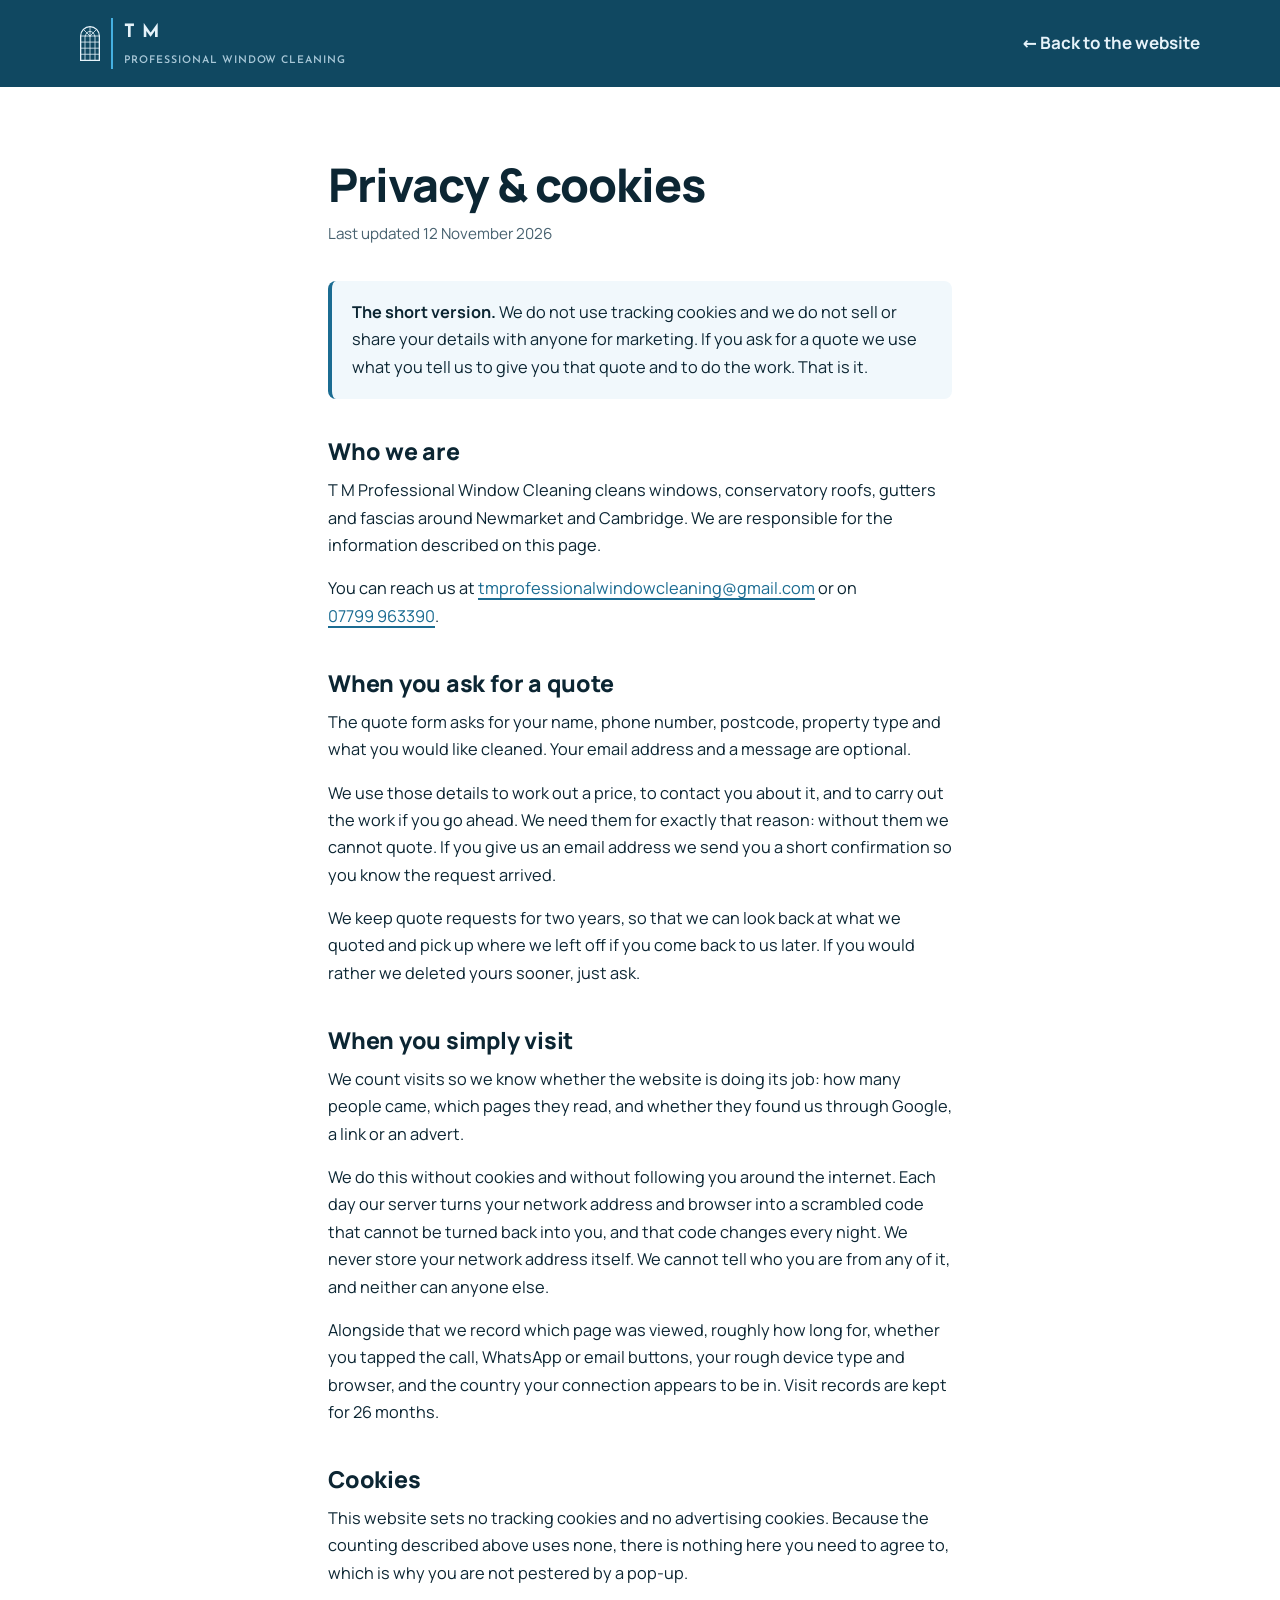
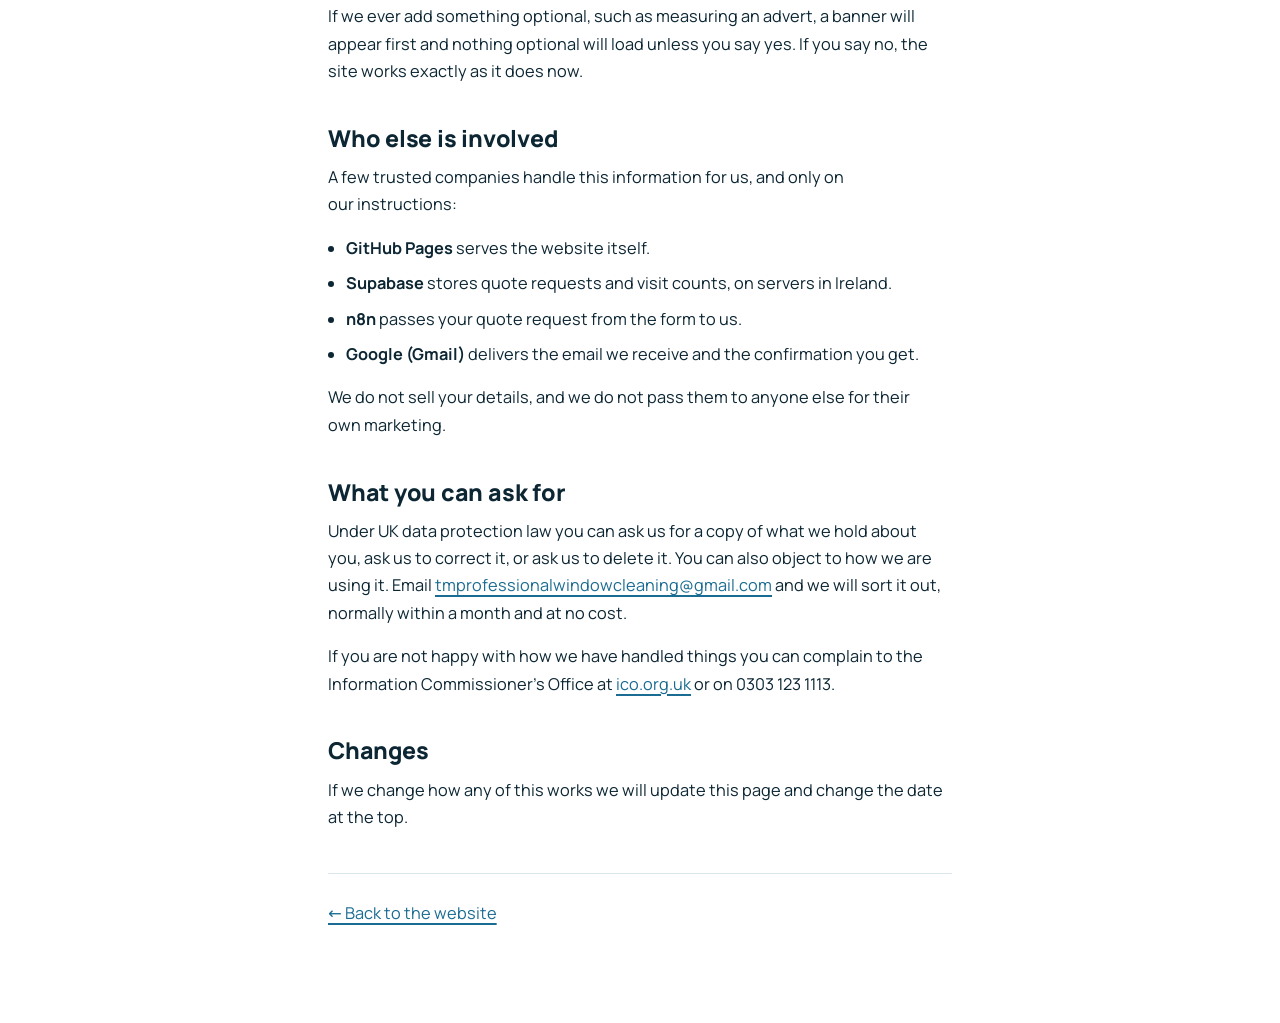
<file: privacy.html>
<!DOCTYPE html>
<html lang="en-GB">
<head>
<meta charset="utf-8">
<meta name="viewport" content="width=device-width, initial-scale=1">
<title>Privacy &amp; Cookies | T M Professional Window Cleaning</title>
<meta name="description" content="How T M Professional Window Cleaning handles your details when you ask for a quote or visit the website. Plain English, no tracking cookies.">
<meta name="robots" content="index, follow">
<link rel="canonical" href="https://newmarketwindowcleaner.co.uk/privacy.html">
<link rel="icon" href="assets/favicon.svg" type="image/svg+xml">
<link rel="apple-touch-icon" href="assets/apple-touch-icon.png">
<link rel="stylesheet" href="css/styles.css">
<style>
  .legal-header { background: var(--navy-800); padding: 1.1rem 0; }
  .legal-header .wrap { display: flex; align-items: center; justify-content: space-between; gap: 1rem; flex-wrap: wrap; }
  .legal-header a { color: var(--on-dark); text-decoration: none; font-weight: 700; }
  .legal-header a:hover { text-decoration: underline; }
  .legal-header .legal-brand { display: inline-flex; align-items: center; gap: .7rem; font-family: var(--font-brand); font-size: 1.15rem; letter-spacing: .02em; text-transform: uppercase; }
  .legal-header .legal-brand svg { width: 20px; height: 35px; flex: none; }
  .legal-header .legal-brand em { font-style: normal; padding-left: .7rem; border-left: 2px solid var(--sky); }
  .legal-header .legal-brand span { display: block; font-size: .66rem; font-weight: 600; color: var(--on-dark-muted); letter-spacing: .09em; margin-top: .25rem; }

  .legal { padding: clamp(2.5rem, 6vw, 4.5rem) 0 clamp(3rem, 7vw, 5rem); }
  .legal-inner { max-width: 44rem; }
  .legal h1 { font-size: clamp(2rem, 5vw, 2.9rem); line-height: 1.12; letter-spacing: -.02em; margin: 0 0 .6rem; }
  .legal .updated { color: var(--muted); font-size: .95rem; margin: 0 0 2.2rem; }
  .legal h2 { font-size: clamp(1.2rem, 2.6vw, 1.45rem); line-height: 1.25; margin: 2.4rem 0 .7rem; letter-spacing: -.01em; }
  .legal p, .legal li { font-size: 1.02rem; line-height: 1.68; color: var(--text); }
  .legal p { margin: 0 0 1rem; }
  .legal ul { margin: 0 0 1rem; padding-left: 1.15rem; }
  .legal li { margin-bottom: .5rem; }
  .legal a { color: var(--blue); }
  .legal .legal-summary { background: var(--mist); border-left: 4px solid var(--blue); border-radius: 8px; padding: 1.1rem 1.25rem; margin: 0 0 1.6rem; }
  .legal .legal-summary p:last-child { margin-bottom: 0; }
  .legal-foot { border-top: 1px solid var(--line); margin-top: 2.6rem; padding-top: 1.6rem; }
</style>
</head>
<body>

<header class="legal-header">
  <div class="wrap">
    <a class="legal-brand" href="index.html">
      <svg viewBox="0 0 100 175" fill="none" stroke="currentColor" stroke-width="6.5" stroke-linecap="square" aria-hidden="true">
        <path d="M3.25 171.75V50a46.75 46.75 0 0 1 93.5 0v121.75Z"/>
        <g stroke-width="4">
          <path d="M4 50h92"/>
          <path d="M50 6v44M50 50 16.8 16.8M50 50l33.2-33.2"/>
          <path d="M27 50a23 23 0 0 1 46 0"/>
          <path d="M25 50v121.75M50 50v121.75M75 50v121.75"/>
          <path d="M4 80.4h92M4 110.9h92M4 141.3h92"/>
        </g>
      </svg>
      <em>T M <span>Professional Window Cleaning</span></em>
    </a>
    <a href="index.html">&larr; Back to the website</a>
  </div>
</header>

<main class="legal">
  <div class="wrap legal-inner">

    <h1>Privacy &amp; cookies</h1>
    <p class="updated">Last updated 12 November 2026</p>

    <div class="legal-summary">
      <p><strong>The short version.</strong> We do not use tracking cookies and we do not sell or share your details with anyone for marketing. If you ask for a quote we use what you tell us to give you that quote and to do the work. That is it.</p>
    </div>

    <h2>Who we are</h2>
    <p>T M Professional Window Cleaning cleans windows, conservatory roofs, gutters and fascias around Newmarket and Cambridge. We are responsible for the information described on this page.</p>
    <p>You can reach us at <a href="mailto:tmprofessionalwindowcleaning@gmail.com">tmprofessionalwindowcleaning@gmail.com</a> or on <a href="tel:+447799963390">07799 963390</a>.</p>

    <h2>When you ask for a quote</h2>
    <p>The quote form asks for your name, phone number, postcode, property type and what you would like cleaned. Your email address and a message are optional.</p>
    <p>We use those details to work out a price, to contact you about it, and to carry out the work if you go ahead. We need them for exactly that reason: without them we cannot quote. If you give us an email address we send you a short confirmation so you know the request arrived.</p>
    <p>We keep quote requests for two years, so that we can look back at what we quoted and pick up where we left off if you come back to us later. If you would rather we deleted yours sooner, just ask.</p>

    <h2>When you simply visit</h2>
    <p>We count visits so we know whether the website is doing its job: how many people came, which pages they read, and whether they found us through Google, a link or an advert.</p>
    <p>We do this without cookies and without following you around the internet. Each day our server turns your network address and browser into a scrambled code that cannot be turned back into you, and that code changes every night. We never store your network address itself. We cannot tell who you are from any of it, and neither can anyone else.</p>
    <p>Alongside that we record which page was viewed, roughly how long for, whether you tapped the call, WhatsApp or email buttons, your rough device type and browser, and the country your connection appears to be in. Visit records are kept for 26 months.</p>

    <h2>Cookies</h2>
    <p>This website sets no tracking cookies and no advertising cookies. Because the counting described above uses none, there is nothing here you need to agree to, which is why you are not pestered by a pop-up.</p>
    <p>If we ever add something optional, such as measuring an advert, a banner will appear first and nothing optional will load unless you say yes. If you say no, the site works exactly as it does now.</p>

    <h2>Who else is involved</h2>
    <p>A few trusted companies handle this information for us, and only on our instructions:</p>
    <ul>
      <li><strong>GitHub Pages</strong> serves the website itself.</li>
      <li><strong>Supabase</strong> stores quote requests and visit counts, on servers in Ireland.</li>
      <li><strong>n8n</strong> passes your quote request from the form to us.</li>
      <li><strong>Google (Gmail)</strong> delivers the email we receive and the confirmation you get.</li>
    </ul>
    <p>We do not sell your details, and we do not pass them to anyone else for their own marketing.</p>

    <h2>What you can ask for</h2>
    <p>Under UK data protection law you can ask us for a copy of what we hold about you, ask us to correct it, or ask us to delete it. You can also object to how we are using it. Email <a href="mailto:tmprofessionalwindowcleaning@gmail.com">tmprofessionalwindowcleaning@gmail.com</a> and we will sort it out, normally within a month and at no cost.</p>
    <p>If you are not happy with how we have handled things you can complain to the Information Commissioner's Office at <a href="https://ico.org.uk" target="_blank" rel="noopener">ico.org.uk</a> or on 0303 123 1113.</p>

    <h2>Changes</h2>
    <p>If we change how any of this works we will update this page and change the date at the top.</p>

    <div class="legal-foot">
      <p><a href="index.html">&larr; Back to the website</a></p>
    </div>

  </div>
</main>

<script src="js/analytics.js" defer></script>
</body>
</html>
</file>
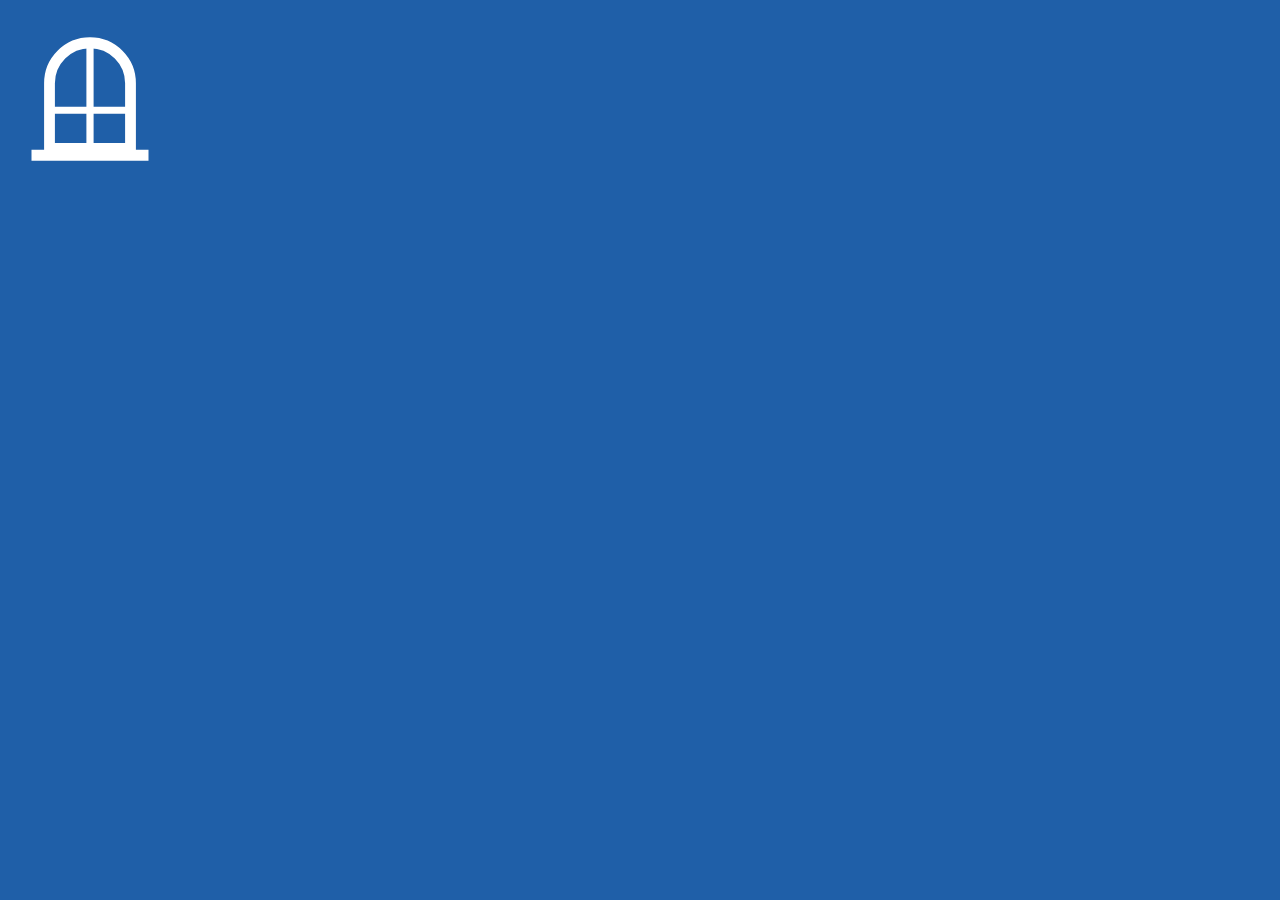
<file: .impeccable/assets-src/icon.html>
<!doctype html><html><head><meta charset="utf-8"><style>html,body{margin:0;width:180px;height:180px;overflow:hidden;background:#1F5FA8}</style></head><body><svg width="180" height="180" viewBox="0 0 40 40"><rect width="40" height="40" fill="#1F5FA8"/><path d="M11 33V18.5a9 9 0 0 1 18 0V33Z" fill="none" stroke="#fff" stroke-width="2.4"/><path d="M11 24.5h18M20 9.5V33" fill="none" stroke="#fff" stroke-width="1.6"/><path d="M7 34.5h26" stroke="#fff" stroke-width="2.4"/></svg></body></html>
</file>
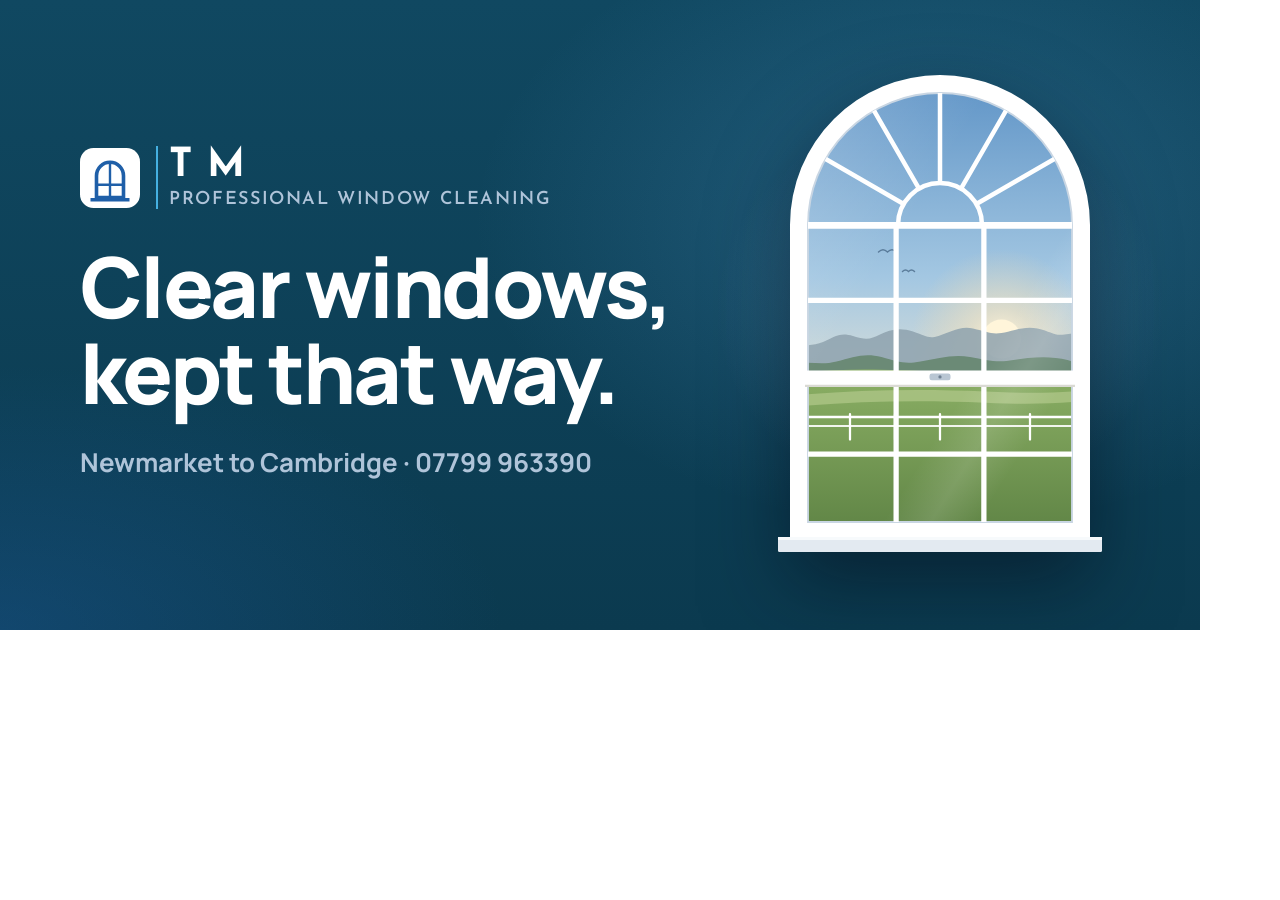
<file: .impeccable/assets-src/og.html>
<!doctype html><html><head><meta charset="utf-8"><link rel="stylesheet" href="../../css/styles.css">
<style>html,body{margin:0;width:1200px;height:630px;overflow:hidden;padding:0!important}
.og{position:relative;width:1200px;height:630px;display:grid;grid-template-columns:1fr 360px;align-items:center;gap:40px;padding:0 80px;box-sizing:border-box}
.og h1{font-size:84px;max-width:none;color:#fff}
.og .brand{display:flex;gap:16px;align-items:center;margin-bottom:34px;color:#fff}
.og .brand-mark{width:60px;height:60px}.og .brand-name{font-size:40px}.og .brand-sub{font-size:18px;color:#AFC4D9}
.og p.t{margin-top:26px;font-size:26px;font-weight:700;color:#AFC4D9}
.og .hero-window{max-width:330px}</style></head><body><section class="hero og">
<div><div class="brand"><svg class="brand-mark" viewBox="0 0 40 40"><rect width="40" height="40" rx="9" fill="#FFFFFF"/><path d="M11 33V18.5a9 9 0 0 1 18 0V33Z" fill="none" stroke="#1F5FA8" stroke-width="2.4"/><path d="M11 24.5h18M20 9.5V33" fill="none" stroke="#1F5FA8" stroke-width="1.6"/><path d="M7 34.5h26" stroke="#1F5FA8" stroke-width="2.4"/></svg><span class="brand-text"><span class="brand-name">T M</span><span class="brand-sub">Professional Window Cleaning</span></span></div>
<h1>Clear windows, kept that way.</h1><p class="t">Newmarket to Cambridge · 07799 963390</p></div>
<figure class="hero-window" data-window>
          <div class="window-stage">
            <!-- The view through the glass: a morning over the Heath gallops -->
            <svg class="window-view" viewBox="-20 0 440 640" preserveAspectRatio="xMidYMid meet" aria-hidden="true">
              <defs>
                <clipPath id="glass-clip"><path d="M24 200A176 176 0 0 1 376 200V596H24Z"/></clipPath>
                <linearGradient id="sky" x1="0" y1="0" x2="0" y2="1">
                  <stop offset="0" stop-color="#5E93C6"/>
                  <stop offset=".42" stop-color="#A3C7E2"/>
                  <stop offset=".7" stop-color="#E6E4D6"/>
                  <stop offset=".8" stop-color="#F6DDB0"/>
                </linearGradient>
                <radialGradient id="sun-glow" cx="0.5" cy="0.5" r="0.5">
                  <stop offset="0" stop-color="#FFF6DE" stop-opacity=".95"/>
                  <stop offset=".35" stop-color="#FCE6BC" stop-opacity=".55"/>
                  <stop offset="1" stop-color="#F6D9A6" stop-opacity="0"/>
                </radialGradient>
                <linearGradient id="turf" x1="0" y1="0" x2="0" y2="1">
                  <stop offset="0" stop-color="#8CB065"/>
                  <stop offset="1" stop-color="#557A3E"/>
                </linearGradient>
              </defs>
              <g clip-path="url(#glass-clip)">
                <rect x="0" y="0" width="400" height="640" fill="url(#sky)"/>
                <g transform="translate(0 -100)">
                <circle cx="282" cy="452" r="120" fill="url(#sun-glow)"/>
                <circle cx="282" cy="452" r="26" fill="#FFF5DA"/>
                <path d="M0 468c18-10 30-6 44-12s22-14 40-8 24 4 36-2 26-10 44-4 20 10 34 6 28-14 46-10 24 8 38 6 30-10 48-6 22 10 36 8 22-4 34 0V520H0Z" fill="#8FA3AE" opacity=".85"/>
                <path d="M0 486c22-6 40 2 62-4s38-12 60-6 30 10 52 6 44-10 66-6 36 8 58 4 50-6 72 0 20 4 30 2V530H0Z" fill="#6B8A76"/>
                <path d="M0 500c60-10 120-8 200-4s150 4 200-2V760H0Z" fill="url(#turf)"/>
                <path d="M0 528c80-8 170-10 260-6 60 3 100 2 140-2v14c-40 4-80 6-140 3-90-4-180-2-260 6Z" fill="#B3C98A" opacity=".7"/>
                <g stroke="#FFFFFF" stroke-linecap="round">
                  <path d="M0 556H400" stroke-width="3.2"/>
                  <path d="M0 568H400" stroke-width="2.4" opacity=".9"/>
                  <path d="M20 552v34M80 552v34M140 552v34M200 552v34M260 552v34M320 552v34M380 552v34" stroke-width="3"/>
                </g>
                </g>
                <g fill="none" stroke="#2F4E6E" stroke-width="2" stroke-linecap="round" opacity=".6">
                  <path d="M118 236q6-6 12 0q6-6 12 0"/>
                  <path d="M150 262q4-4 8 0q4-4 8 0"/>
                </g>
              </g>
            </svg>

            
            <canvas class="window-water" data-water aria-hidden="true"></canvas>

            <!-- Frame, glazing bars and the squeegee -->
            <svg class="window-frame" viewBox="-20 0 440 640" preserveAspectRatio="xMidYMid meet" aria-hidden="true">
              <defs>
                <linearGradient id="gleam" x1="0" y1="0" x2="1" y2="1">
                  <stop offset="0" stop-color="#fff" stop-opacity="0"/>
                  <stop offset=".45" stop-color="#fff" stop-opacity="0"/>
                  <stop offset=".5" stop-color="#fff" stop-opacity=".6"/>
                  <stop offset=".55" stop-color="#fff" stop-opacity="0"/>
                  <stop offset="1" stop-color="#fff" stop-opacity="0"/>
                </linearGradient>
                <linearGradient id="reflection" x1="0" y1="0" x2="1" y2="1">
                  <stop offset="0" stop-color="#fff" stop-opacity=".22"/>
                  <stop offset=".35" stop-color="#fff" stop-opacity="0"/>
                  <stop offset=".62" stop-color="#fff" stop-opacity="0"/>
                  <stop offset=".7" stop-color="#fff" stop-opacity=".12"/>
                  <stop offset=".78" stop-color="#fff" stop-opacity="0"/>
                </linearGradient>
                <clipPath id="glass-clip-2"><path d="M24 200A176 176 0 0 1 376 200V596H24Z"/></clipPath>
              </defs>

              <g clip-path="url(#glass-clip-2)">
                <rect x="0" y="0" width="400" height="640" fill="url(#reflection)"/>
                <rect class="gleam" data-gleam x="-400" y="-200" width="1200" height="1040" fill="url(#gleam)"/>
              </g>

              <!-- outer frame: painted white timber -->
              <path d="M0 200A200 200 0 0 1 400 200V620H0ZM24 200V596H376V200A176 176 0 0 0 24 200Z" fill="#FFFFFF" fill-rule="evenodd"/>
              
              <path d="M24 200A176 176 0 0 1 376 200V596H24Z" fill="none" stroke="#C9D6E3" stroke-width="2.5"/>

              <g stroke="#FFFFFF" stroke-width="6" fill="none">
                <path d="M144 200a56 56 0 0 1 112 0"/>
                <path d="M151.5 172 47.6 112M172 151.5 112 47.6M200 144V24M228 151.5 288 47.6M248.5 172 352.4 112"/>
              </g>
              <g fill="#FFFFFF">
                <rect x="24" y="196" width="352" height="9"/>
                <rect x="138" y="200" width="7" height="200"/>
                <rect x="255" y="200" width="7" height="200"/>
                <rect x="24" y="297" width="352" height="7"/>
                <rect x="20" y="394" width="360" height="22"/>
                <rect x="138" y="414" width="7" height="182"/>
                <rect x="255" y="414" width="7" height="182"/>
                <rect x="24" y="502" width="352" height="7"/>
              </g>
              <rect x="20" y="413" width="360" height="3" fill="#DADAD4"/>
              
              <g>
                <rect x="186" y="398" width="28" height="9" rx="3" fill="#B9C6D3"/>
                <circle cx="200" cy="402.5" r="2.2" fill="#6E7F91"/>
              </g>
              <rect x="-16" y="616" width="432" height="20" rx="2" fill="#E3EAF1"/>
              <rect x="-16" y="616" width="432" height="4" fill="#F7FAFC"/>

              <!-- squeegee (moved by script) -->
              <g class="squeegee" data-squeegee opacity="0">
                <g data-squeegee-flip>
                  <rect x="-62" y="-7" width="54" height="14" rx="7" fill="#1F5FA8"/>
                  <rect x="-66" y="-5" width="8" height="10" rx="3" fill="#0E2A47"/>
                  <rect x="-10" y="-46" width="10" height="92" rx="2" fill="#C7D2DD"/>
                  <rect x="0" y="-46" width="4" height="92" rx="1.5" fill="#0E2A47"/>
                </g>
              </g>
            </svg>
          </div>

          </figure>
</section></body></html>
</file>
<file: css/styles.css>
/* =========================================================
   T M Professional Window Cleaning
   Palette: deep harbour navy, clear window blue, sky, mist white
   Type:    Manrope (display and text), self-hosted
   ========================================================= */

/* Self-hosted fonts (SIL Open Font License) */
@font-face { font-family: "Manrope"; src: url("../assets/fonts/manrope-latin-400-normal.woff2") format("woff2"); font-weight: 400; font-style: normal; font-display: swap; }
@font-face { font-family: "Manrope"; src: url("../assets/fonts/manrope-latin-500-normal.woff2") format("woff2"); font-weight: 500; font-style: normal; font-display: swap; }
@font-face { font-family: "Manrope"; src: url("../assets/fonts/manrope-latin-600-normal.woff2") format("woff2"); font-weight: 600; font-style: normal; font-display: swap; }
@font-face { font-family: "Manrope"; src: url("../assets/fonts/manrope-latin-700-normal.woff2") format("woff2"); font-weight: 700; font-style: normal; font-display: swap; }
@font-face { font-family: "Manrope"; src: url("../assets/fonts/manrope-latin-800-normal.woff2") format("woff2"); font-weight: 800; font-style: normal; font-display: swap; }

/* Josefin Sans, the logo face. Used only for the name and section eyebrows. */
@font-face { font-family: "Josefin Sans"; src: url("../assets/fonts/josefin-sans-latin-600-normal.woff2") format("woff2"); font-weight: 600; font-style: normal; font-display: swap; }
@font-face { font-family: "Josefin Sans"; src: url("../assets/fonts/josefin-sans-latin-700-normal.woff2") format("woff2"); font-weight: 700; font-style: normal; font-display: swap; }

:root {
  /* Taken from the logo: navy #104861, accent #45B0E1, pale #CAEEFB */
  --navy-950: #06293A;
  --navy-900: #0B3A4F;
  --navy-800: #104861;
  --navy-700: #185E7D;
  --blue: #1B6C92;
  --blue-hover: #145875;
  --blue-bright: #2E92C4;
  --sky: #45B0E1;
  --sky-pale: #CAEEFB;
  --mist: #F1F8FC;
  --white: #FFFFFF;
  --text: #0C2633;
  --muted: #47616F;
  --on-dark: #E6F3FA;
  --on-dark-muted: #A9C8D8;
  --line: #D9E6ED;
  --line-dark: rgba(232, 241, 250, .16);
  --error: #B42318;

  --font: "Manrope", system-ui, -apple-system, "Segoe UI", sans-serif;
  --font-brand: "Josefin Sans", "Manrope", system-ui, sans-serif;

  --wrap: 1200px;
  --gutter: clamp(1rem, 4vw, 2.5rem);
  --section-y: clamp(4.5rem, 9vw, 7.5rem);
  --header-h: 76px;
  --radius: 16px;
  --radius-sm: 10px;
  --shadow-card: 0 1px 2px rgba(11, 35, 64, .06), 0 12px 32px -8px rgba(11, 35, 64, .14);
}

/* ---------- Reset & base ---------- */
*, *::before, *::after { box-sizing: border-box; }
html { scroll-behavior: smooth; scroll-padding-top: calc(var(--header-h) + 16px); -webkit-text-size-adjust: 100%; }
@media (prefers-reduced-motion: reduce) { html { scroll-behavior: auto; } }

body {
  margin: 0;
  font-family: var(--font);
  font-size: 1.0625rem;
  line-height: 1.65;
  color: var(--text);
  background: var(--white);
  -webkit-font-smoothing: antialiased;
  text-rendering: optimizeLegibility;
}
img, svg, canvas { display: block; max-width: 100%; }
h1, h2, h3 { margin: 0; color: inherit; text-wrap: balance; }
p { margin: 0; text-wrap: pretty; }
a { color: inherit; text-underline-offset: .22em; text-decoration-thickness: 1.5px; }
ul, ol { margin: 0; padding: 0; }
[role="list"] { list-style: none; }
button { font: inherit; }
[hidden] { display: none !important; }

::selection { background: var(--sky-pale); color: var(--navy-900); }
input { caret-color: var(--blue); }

.wrap { width: 100%; max-width: var(--wrap); margin-inline: auto; padding-inline: var(--gutter); }

.visually-hidden {
  position: absolute !important; width: 1px; height: 1px; padding: 0; margin: -1px;
  overflow: hidden; clip: rect(0 0 0 0); white-space: nowrap; border: 0;
}
.skip-link {
  position: absolute; left: 1rem; top: -100px; z-index: 100;
  background: var(--navy-900); color: #fff; padding: .75rem 1rem; border-radius: var(--radius-sm);
  font-weight: 700; text-decoration: none;
}
.skip-link:focus { top: 1rem; }

:focus-visible { outline: 3px solid var(--blue-bright); outline-offset: 3px; border-radius: 6px; }

/* ---------- Type ---------- */
h1, h2 { font-weight: 800; letter-spacing: -0.03em; }
h1 { font-size: clamp(2.9rem, 6vw, 5rem); line-height: 1.02; }
h2 { font-size: clamp(2.2rem, 4.4vw, 3.4rem); line-height: 1.06; }
h3 { font-weight: 700; font-size: 1.22rem; line-height: 1.3; letter-spacing: -0.01em; }

/* ---------- Buttons ---------- */
.btn {
  display: inline-flex; align-items: center; justify-content: center; gap: .5rem;
  min-height: 50px; padding: .8rem 1.5rem;
  font-family: var(--font); font-weight: 700; font-size: 1rem; line-height: 1.2;
  text-decoration: none; border: 1.5px solid transparent; border-radius: 999px;
  cursor: pointer;
  transition: background-color .2s ease, color .2s ease, border-color .2s ease, box-shadow .2s ease, transform .2s ease;
}
.btn:active { transform: translateY(1px); }
.btn-sm { min-height: 42px; padding: .55rem 1.1rem; font-size: .95rem; }
.btn-lg { min-height: 56px; padding: .95rem 1.8rem; font-size: 1.05rem; }
.btn-block { width: 100%; }

/* "ink" = the primary button: clear blue on light grounds */
.btn-ink { background: var(--blue); color: #fff; box-shadow: 0 6px 16px -6px rgba(31, 95, 168, .55); }
.btn-ink:hover { background: var(--blue-hover); }
.btn-line { background: transparent; border-color: rgba(14, 42, 71, .28); color: var(--navy-800); }
.btn-line:hover { border-color: var(--navy-800); background: rgba(14, 42, 71, .04); }

/* On dark grounds the primary turns white */
.hero .btn-ink, .pure .btn-ink { background: #fff; color: var(--navy-900); box-shadow: 0 8px 20px -8px rgba(0, 0, 0, .5); }
.hero .btn-ink:hover, .pure .btn-ink:hover { background: var(--sky-pale); }
.hero .btn-line { border-color: rgba(232, 241, 250, .4); color: #fff; }
.hero .btn-line:hover { border-color: #fff; background: rgba(255, 255, 255, .06); }

.link-button {
  background: none; border: 0; padding: 0; cursor: pointer;
  color: inherit; font-weight: 700; text-decoration: underline; text-underline-offset: .22em;
  text-decoration-thickness: 1.5px;
}

/* ---------- Header ---------- */
.site-header {
  position: sticky; top: 0; z-index: 50;
  background: rgba(255, 255, 255, .97); color: var(--navy-800);
  border-bottom: 1px solid var(--line);
  transition: box-shadow .25s ease;
}
.site-header.is-scrolled { box-shadow: 0 8px 24px -12px rgba(11, 35, 64, .25); }
.header-inner { display: flex; align-items: center; gap: 1.5rem; height: var(--header-h); }

/* Logo lockup: the arched window, a hairline rule, then the name — as drawn. */
.brand { display: inline-flex; align-items: center; gap: .7rem; text-decoration: none; color: inherit; }
.brand-mark { width: 26px; height: 45px; flex: none; color: var(--navy-800); }
.brand-text { display: flex; flex-direction: column; line-height: 1; padding-left: .7rem; border-left: 2px solid var(--sky); }
.brand-name { font-family: var(--font-brand); font-weight: 700; font-size: 1.3rem; letter-spacing: .02em; text-transform: uppercase; }
.brand-sub { font-family: var(--font-brand); font-size: .7rem; font-weight: 600; letter-spacing: .09em; margin-top: .3rem; color: var(--muted); white-space: nowrap; text-transform: uppercase; }

.site-nav { margin-left: auto; }
.site-nav ul { display: flex; gap: 1.3rem; list-style: none; }
.site-nav a { white-space: nowrap; text-decoration: none; font-size: .98rem; font-weight: 600; color: var(--muted); padding: .4rem 0; position: relative; transition: color .2s ease; }
.site-nav a:hover { color: var(--navy-800); }
.site-nav a::after {
  content: ""; position: absolute; left: 0; right: 0; bottom: -2px; height: 2px; border-radius: 2px;
  background: var(--blue); transform: scaleX(0); transform-origin: left; transition: transform .25s cubic-bezier(.2, .8, .2, 1);
}
.site-nav a:hover::after { transform: scaleX(1); }

.header-actions { display: flex; align-items: center; gap: 1rem; }
.header-cta { white-space: nowrap; }
.header-phone { display: inline-flex; align-items: center; gap: .45rem; text-decoration: none; font-weight: 700; font-size: .98rem; white-space: nowrap; }
.header-phone svg { width: 19px; height: 19px; color: var(--blue); }

.nav-toggle {
  display: none; width: 46px; height: 46px; border: 1px solid var(--line); border-radius: 50%;
  background: #fff; color: var(--navy-800); cursor: pointer; position: relative;
}
.nav-toggle-bars, .nav-toggle-bars::before, .nav-toggle-bars::after {
  position: absolute; left: 50%; width: 18px; height: 2px; border-radius: 2px; background: currentColor; transform: translateX(-50%);
  transition: transform .25s ease, opacity .2s ease;
}
.nav-toggle-bars { top: 50%; }
.nav-toggle-bars::before, .nav-toggle-bars::after { content: ""; left: 0; transform: none; }
.nav-toggle-bars::before { top: -6px; }
.nav-toggle-bars::after { top: 6px; }
.nav-toggle[aria-expanded="true"] .nav-toggle-bars { background: transparent; }
.nav-toggle[aria-expanded="true"] .nav-toggle-bars::before { transform: translateY(6px) rotate(45deg); }
.nav-toggle[aria-expanded="true"] .nav-toggle-bars::after { transform: translateY(-6px) rotate(-45deg); }

@media (max-width: 1340px) {
  .header-phone span { display: none; }
  .header-phone { width: 46px; height: 46px; justify-content: center; border: 1px solid var(--line); border-radius: 50%; }
  .site-nav ul { gap: 1.2rem; }
}
@media (max-width: 1140px) {
  :root { --header-h: 66px; }
  .nav-toggle { display: inline-block; }
  .header-cta { display: none; }
  .header-actions { margin-left: auto; gap: .5rem; }
  .site-nav {
    position: absolute; top: 100%; left: 0; right: 0;
    background: #fff; border-bottom: 1px solid var(--line);
    box-shadow: 0 18px 30px -12px rgba(11, 35, 64, .2);
    display: none;
  }
  .site-nav.is-open { display: block; }
  .site-nav ul { flex-direction: column; gap: 0; padding: .25rem var(--gutter) 1rem; }
  .site-nav li + li { border-top: 1px solid var(--line); }
  .site-nav a { display: block; padding: 1rem 0; font-size: 1.1rem; color: var(--navy-800); }
  .site-nav a::after { display: none; }
  .brand-name { font-size: 1.2rem; }
  .brand-mark { width: 23px; height: 40px; }
}

/* ---------- Hero ---------- */
.hero {
  position: relative; overflow: hidden;
  padding-block: clamp(3rem, 6vw, 5.5rem) clamp(3.5rem, 6vw, 5.5rem);
  color: var(--on-dark);
  background:
    radial-gradient(ellipse 55% 70% at 78% 35%, rgba(95, 168, 224, .26), transparent 70%),
    radial-gradient(ellipse 60% 60% at 0% 100%, rgba(31, 95, 168, .35), transparent 70%),
    linear-gradient(180deg, var(--navy-800) 0%, var(--navy-900) 100%);
}
.hero-grid {
  position: relative;
  display: grid; grid-template-columns: minmax(0, 1.12fr) minmax(0, .88fr);
  gap: clamp(2rem, 6vw, 6rem); align-items: center;
}
.cover h1 { color: #fff; max-width: 12ch; }
.lede { font-weight: 500; margin-top: 1.4rem; max-width: 33em; font-size: clamp(1.08rem, 1.4vw, 1.2rem); line-height: 1.6; color: var(--on-dark-muted); }

.check {
  margin-top: 2rem; max-width: 32rem;
  padding: 1.1rem 1.15rem 1.15rem; border-radius: var(--radius);
  background: rgba(255, 255, 255, .06); border: 1px solid var(--line-dark);
}
.check-label { display: block; font-weight: 700; font-size: 1.05rem; color: #fff; }
.check-row { display: flex; gap: .5rem; margin-top: .65rem; }
.check-row input {
  flex: 1; min-width: 0; min-height: 52px; padding: .75rem 1rem;
  font: inherit; font-size: 1.05rem; font-weight: 600; color: var(--text);
  background: #fff; border: 1.5px solid transparent; border-radius: var(--radius-sm);
  text-transform: uppercase;
}
.check-row input::placeholder { text-transform: none; color: #56687C; font-weight: 500; }
.check-row input:focus { outline: none; box-shadow: 0 0 0 3px var(--blue-bright); }
.check-row input[aria-invalid="true"] { box-shadow: 0 0 0 2px #F3A69E; }
.check-row .btn { min-height: 52px; border-radius: var(--radius-sm); padding-inline: 1.4rem; }
.check-result { margin-top: .75rem; font-weight: 500; color: var(--on-dark); }
.check-result:empty { display: none; }
.check-result .yes, .check-result .near { font-weight: 700; color: #fff; }
.check-result .yes { display: inline-flex; align-items: center; gap: .45rem; }
.check-result .yes::before {
  content: ""; width: 18px; height: 18px; flex: none; border-radius: 50%;
  background: var(--sky) url("data:image/svg+xml,%3Csvg xmlns='http://www.w3.org/2000/svg' viewBox='0 0 10 10'%3E%3Cpath d='M2 5.2 4.1 7.2 8 3' fill='none' stroke='%2306293A' stroke-width='1.6' stroke-linecap='round' stroke-linejoin='round'/%3E%3C/svg%3E") center / 12px no-repeat;
}
.check-result a { font-weight: 700; color: var(--sky); }
.check-result .bad { font-weight: 700; color: #FFC9C2; }

.cover-actions { display: flex; flex-wrap: wrap; gap: .75rem; margin-top: 1.5rem; }
.cover-note { margin-top: 1rem; font-size: .98rem; color: var(--on-dark-muted); }
.cover-note a { font-weight: 700; color: #fff; }
.cover-places {
  margin-top: 2rem; padding-top: 1.1rem; border-top: 1px solid var(--line-dark);
  font-size: .9rem; color: var(--on-dark-muted); letter-spacing: .01em;
}

/* The window */
.hero-window { margin: 0; justify-self: center; width: 100%; max-width: 410px; position: relative; }
.hero-window::before {
  content: ""; position: absolute; inset: 8% -18% 10%; z-index: 0;
  background: radial-gradient(closest-side, rgba(143, 197, 238, .28), transparent);
  pointer-events: none;
}
.window-stage {
  position: relative; z-index: 1; width: 100%; aspect-ratio: 440 / 640;
  filter: drop-shadow(0 30px 40px rgba(2, 10, 22, .5));
}
.window-stage > * { position: absolute; inset: 0; width: 100%; height: 100%; }
.window-grime { touch-action: pan-y; cursor: default; }
.window-water { pointer-events: none; }
.window-stage.is-wipeable .window-grime { cursor: grab; }
.window-frame { pointer-events: none; }
.gleam { transform: translate(-60%, -60%); }
.gleam.is-running { animation: gleam 1.3s cubic-bezier(.45, .05, .25, 1) forwards; }
@keyframes gleam { from { transform: translate(-60%, -60%); } to { transform: translate(60%, 60%); } }

.window-caption {
  position: relative; z-index: 1;
  margin-top: 1.3rem; text-align: center; font-size: .95rem; color: var(--on-dark-muted);
}
.window-caption .link-button { margin-left: .3rem; color: #fff; }
.window-reset { display: block; }
.window-reset .btn { margin-top: .9rem; }
.window-reset .btn-line { border-color: rgba(232, 241, 250, .4); color: #fff; }
.window-reset .btn-line:hover { border-color: #fff; background: rgba(255, 255, 255, .06); }

@media (max-width: 900px) {
  .hero-grid { grid-template-columns: minmax(0, 1fr); }
  .hero-window { max-width: 320px; }
}
@media (max-width: 520px) {
  .cover-actions .btn { width: 100%; }
  .check { padding: .9rem; }
  .check-row .btn { padding-inline: 1.1rem; }
  .hero-window { max-width: 270px; }
}

/* ---------- Sections ---------- */
.section { padding-block: var(--section-y); }
.section-head { max-width: 44rem; }
.section-head p { margin-top: 1.1rem; color: var(--muted); max-width: 36em; font-size: 1.12rem; }

/* ---------- Services ---------- */
.services { background: var(--mist); }
.key-panel { margin-top: clamp(2.5rem, 5vw, 3.5rem); background: #fff; border-radius: var(--radius); box-shadow: var(--shadow-card); overflow: hidden; }
.key { display: grid; grid-template-columns: 1fr 1fr; }
.key-row {
  display: grid; grid-template-columns: 48px minmax(0, 1fr); grid-template-rows: auto auto;
  column-gap: 1.1rem; row-gap: .9rem;
  padding: 1.75rem 1.9rem 1.7rem;
  border-top: 1px solid var(--line);
}
.key-row:nth-child(even) { border-right: 1px solid var(--line); }
.key-symbol {
  width: 48px; height: 48px; grid-row: span 2; color: var(--blue);
  background: var(--sky-pale); border-radius: 12px; padding: 6px;
}
.key-text p { margin-top: .35rem; color: var(--muted); }
.key-lead {
  grid-column: 1 / -1; border-top: 0;
  grid-template-columns: 72px minmax(0, 1fr) auto; align-items: center;
  padding: 2.2rem 1.9rem;
  background: linear-gradient(120deg, var(--navy-800), var(--navy-700));
  color: #fff;
}
.key-lead .key-symbol { width: 72px; height: 72px; grid-row: auto; color: #fff; background: rgba(255, 255, 255, .1); border-radius: 16px; padding: 10px; }
.key-lead h3 { font-weight: 800; font-size: clamp(1.6rem, 2.6vw, 2rem); letter-spacing: -.02em; line-height: 1.1; }
.key-lead p { font-size: 1.08rem; max-width: 40em; color: var(--on-dark-muted); }
.key-lead .key-add { grid-column: auto; }
.key-row:nth-child(2), .key-row:nth-child(3) { border-top: 0; }
.key-row:last-child:nth-child(even) {
  grid-column: 1 / -1; border-right: 0;
  grid-template-columns: 48px minmax(0, 1fr) auto; align-items: center;
}
.key-row:last-child:nth-child(even) .key-symbol { grid-row: auto; }
.key-row:last-child:nth-child(even) .key-add { grid-column: auto; }

.key-add {
  grid-column: 2; justify-self: start;
  display: inline-flex; align-items: center; gap: .55rem; min-height: 42px;
  padding: .4rem 1rem .4rem .6rem;
  background: #fff; border: 1.5px solid #C4D3E2; border-radius: 999px; cursor: pointer;
  font-weight: 700; font-size: .93rem; color: var(--navy-800);
  transition: background-color .15s ease, color .15s ease, border-color .15s ease;
}
.key-box {
  width: 20px; height: 20px; flex: none; border-radius: 50%; border: 1.5px solid #9EB3C8; background: #fff center / 12px no-repeat;
  transition: background-color .15s ease, border-color .15s ease;
}
.key-add:hover { border-color: var(--blue); }
.key-add[aria-pressed="true"] { background: var(--blue); border-color: var(--blue); color: #fff; }
.key-add[aria-pressed="true"] .key-box {
  border-color: #fff; background-color: #fff;
  background-image: url("data:image/svg+xml,%3Csvg xmlns='http://www.w3.org/2000/svg' viewBox='0 0 10 10'%3E%3Cpath d='M2 5.2 4.1 7.2 8 3' fill='none' stroke='%231B6C92' stroke-width='1.6' stroke-linecap='round' stroke-linejoin='round'/%3E%3C/svg%3E");
}
.key-lead .key-add { border-color: rgba(255, 255, 255, .35); background: transparent; color: #fff; }
.key-lead .key-add[aria-pressed="true"] { background: #fff; border-color: #fff; color: var(--navy-900); }
.key-lead .key-add[aria-pressed="true"] .key-box { border-color: var(--blue); background-color: var(--blue); background-image: url("data:image/svg+xml,%3Csvg xmlns='http://www.w3.org/2000/svg' viewBox='0 0 10 10'%3E%3Cpath d='M2 5.2 4.1 7.2 8 3' fill='none' stroke='%23FFFFFF' stroke-width='1.6' stroke-linecap='round' stroke-linejoin='round'/%3E%3C/svg%3E"); }

@media (max-width: 820px) {
  .key { grid-template-columns: 1fr; }
  .key-row:nth-child(even) { border-right: 0; }
  .key-row:nth-child(3) { border-top: 1px solid var(--line); }
  .key-lead { grid-template-columns: 64px minmax(0, 1fr); }
  .key-lead .key-symbol { width: 64px; height: 64px; }
  .key-lead .key-add { grid-column: 1 / -1; }
  .key-row:last-child:nth-child(even) { grid-template-columns: 48px minmax(0, 1fr); align-items: start; }
  .key-row:last-child:nth-child(even) .key-symbol { grid-row: span 2; }
  .key-row:last-child:nth-child(even) .key-add { grid-column: 2; }
}
@media (max-width: 480px) {
  .key-row { padding: 1.4rem 1.2rem; column-gap: .9rem; }
  .key-lead { grid-template-columns: 1fr; padding: 1.75rem 1.25rem; }
}

/* ---------- Pure water ---------- */
.pure {
  color: var(--on-dark);
  background:
    radial-gradient(ellipse 50% 60% at 85% 50%, rgba(95, 168, 224, .18), transparent 70%),
    var(--navy-900);
}
.pure-grid {
  display: grid; grid-template-columns: minmax(0, 1fr) minmax(0, 1fr);
  gap: clamp(2.5rem, 6vw, 5rem); align-items: center;
}
.pure h2 { color: #fff; }
.pure-lede { margin-top: 1.4rem; font-size: 1.12rem; max-width: 34em; color: var(--on-dark-muted); }
.pure-points { margin: 2.25rem 0 0; display: grid; gap: 0; border-top: 1px solid var(--line-dark); }
.pure-points > div { padding: 1.15rem 0; border-bottom: 1px solid var(--line-dark); }
.pure-points dt { display: flex; align-items: center; gap: .75rem; font-weight: 700; font-size: 1.12rem; color: #fff; }
.pure-points dd { margin: .3rem 0 0 calc(30px + .75rem); color: var(--on-dark-muted); }
.callout {
  display: inline-grid; place-items: center; width: 30px; height: 30px; flex: none; border-radius: 50%;
  border: 1.5px solid var(--sky); color: var(--sky);
  font-weight: 800; font-size: .9rem; line-height: 1;
}
.pure-diagram { margin: 0; }
.pure-diagram svg { width: 100%; height: auto; }
.diagram-callout path { stroke: var(--sky); stroke-width: 1.4; fill: none; }
.diagram-callout circle { fill: var(--navy-900); stroke: var(--sky); stroke-width: 2; }
.diagram-callout text { font: 800 16px var(--font); fill: var(--sky); text-anchor: middle; }
.pole-water { stroke-dasharray: 6 10; }
@media (prefers-reduced-motion: no-preference) {
  .pole-water { animation: flow 1.2s linear infinite; }
}
@keyframes flow { to { stroke-dashoffset: 32; } }

@media (max-width: 900px) {
  .pure-grid { grid-template-columns: 1fr; }
  .pure-diagram { max-width: 460px; }
}

/* ---------- How it works ---------- */
.route {
  margin-top: clamp(2.75rem, 5vw, 4rem);
  display: grid; grid-template-columns: repeat(4, minmax(0, 1fr)); gap: 2rem;
  position: relative;
}
.route::before {
  content: ""; position: absolute; top: 27px; left: 28px; right: calc(25% - 1.5rem - 28px); height: 2px;
  background: linear-gradient(to right, var(--sky), var(--blue));
}
.stop { position: relative; }
.stop-mark {
  display: grid; place-items: center; width: 56px; height: 56px; border-radius: 50%;
  background: #fff; border: 2px solid var(--sky); color: var(--blue);
  font-weight: 800; font-size: 1.3rem; line-height: 1;
  position: relative; z-index: 1; box-shadow: 0 0 0 6px #fff;
}
.stop:last-child .stop-mark { background: var(--blue); border-color: var(--blue); color: #fff; }
.stop h3 { margin-top: 1.4rem; }
.stop p { margin-top: .5rem; color: var(--muted); }
.steps-cta { margin-top: clamp(2.5rem, 5vw, 3.5rem); display: flex; align-items: center; flex-wrap: wrap; gap: 1rem 1.5rem; }
.steps-cta p { color: var(--muted); }
.steps-cta p a { color: var(--navy-800); font-weight: 700; }

@media (max-width: 900px) {
  .route { grid-template-columns: 1fr; gap: 0; }
  .route::before { top: 28px; bottom: 28px; left: 27px; right: auto; width: 2px; height: auto; background: linear-gradient(to bottom, var(--sky), var(--blue)); }
  .stop { display: grid; grid-template-columns: 56px 1fr; column-gap: 1.25rem; padding-bottom: 2rem; }
  .stop:last-child { padding-bottom: 0; }
  .stop-mark { grid-row: span 2; }
  .stop h3 { margin-top: .9rem; }
}

/* ---------- Areas ---------- */
.areas { background: var(--mist); }
.areas-grid {
  display: grid; grid-template-columns: minmax(0, .85fr) minmax(0, 1.15fr);
  gap: clamp(2.5rem, 5vw, 4.5rem); align-items: center;
}
.areas-copy > p { margin-top: 1.1rem; color: var(--muted); font-size: 1.12rem; }
.town-list {
  margin-top: 1.75rem; display: grid; grid-template-columns: 1fr 1fr; column-gap: 1.75rem;
}
.town-list li {
  display: flex; align-items: center; gap: .6rem;
  padding: .7rem 0; border-bottom: 1px solid var(--line); font-weight: 600;
}
.town-list li::before { content: ""; width: 8px; height: 8px; border-radius: 50%; background: var(--blue); flex: none; }
.areas-copy .btn { margin-top: 2rem; }

.area-map { margin: 0; overflow: hidden; background: #fff; border-radius: var(--radius); box-shadow: var(--shadow-card); padding: clamp(.75rem, 2vw, 1.5rem); }
.area-map-svg { width: 100%; height: auto; }
.a-round { fill: rgba(95, 168, 224, .14); stroke: rgba(31, 95, 168, .35); stroke-width: 1.5; }
.a-river { fill: none; stroke: #BBD9F1; stroke-width: 4; stroke-linecap: round; }
.a-ring { fill: none; stroke: rgba(14, 42, 71, .2); stroke-width: 1.2; stroke-dasharray: 3 6; }
.a-ring-label { font: 600 13px var(--font); fill: #5D7189; }
.a-town circle { fill: var(--navy-800); stroke: #fff; stroke-width: 2; }
.a-town text { font: 600 15px var(--font); fill: var(--navy-800); paint-order: stroke; stroke: #fff; stroke-width: 4px; stroke-linejoin: round; }
.a-town-big text { font-weight: 800; font-size: 17px; }
.a-home circle { fill: var(--blue); }
.a-home .a-home-ring { fill: rgba(31, 95, 168, .15); stroke: var(--blue); stroke-width: 1.5; }
.a-home text { font-weight: 800; font-size: 18px; fill: var(--blue); }

@media (max-width: 960px) {
  .areas-grid { grid-template-columns: 1fr; }
}
@media (max-width: 560px) {
  .a-town text { font-size: 26px; stroke-width: 6px; }
  .a-town-big text, .a-home text { font-size: 30px; }
  .a-ring-label { display: none; }
}

/* ---------- FAQ ---------- */
.faq-grid {
  display: grid; grid-template-columns: minmax(0, .8fr) minmax(0, 1.4fr);
  gap: clamp(2.5rem, 6vw, 6rem); align-items: start;
}
.faq-list { border-top: 1px solid var(--line); }
.faq-list details { border-bottom: 1px solid var(--line); }
.faq-list summary {
  list-style: none; cursor: pointer;
  display: flex; justify-content: space-between; align-items: center; gap: 1.5rem;
  padding: 1.3rem 0;
  font-weight: 700; font-size: 1.12rem; line-height: 1.4;
  transition: color .2s ease;
}
.faq-list summary::-webkit-details-marker { display: none; }
.faq-list summary::after {
  content: ""; flex: none; width: 30px; height: 30px; border-radius: 50%;
  background:
    linear-gradient(var(--blue), var(--blue)) center / 12px 2px no-repeat,
    linear-gradient(var(--blue), var(--blue)) center / 2px 12px no-repeat,
    var(--sky-pale);
  transition: transform .25s cubic-bezier(.2, .8, .2, 1), background-color .2s ease;
}
.faq-list details[open] summary::after {
  transform: rotate(45deg);
  background:
    linear-gradient(#fff, #fff) center / 12px 2px no-repeat,
    linear-gradient(#fff, #fff) center / 2px 12px no-repeat,
    var(--blue);
}
.faq-list summary:hover { color: var(--blue); }
.faq-list details p { padding: 0 3rem 1.5rem 0; color: var(--muted); max-width: 42em; }

@media (max-width: 960px) {
  .faq-grid { grid-template-columns: 1fr; }
}

/* ---------- Quote ---------- */
.quote {
  color: var(--on-dark);
  background:
    radial-gradient(ellipse 50% 60% at 10% 15%, rgba(95, 168, 224, .2), transparent 70%),
    linear-gradient(180deg, var(--navy-800), var(--navy-900));
}
.quote-grid {
  display: grid; grid-template-columns: minmax(0, .8fr) minmax(0, 1.2fr);
  gap: clamp(2.5rem, 6vw, 5rem); align-items: start;
}
.quote-copy { position: sticky; top: calc(var(--header-h) + 2.5rem); }
.quote-copy h2 { color: #fff; }
.quote-copy > p { margin-top: 1.2rem; font-size: 1.12rem; max-width: 28em; color: var(--on-dark-muted); }
.direct-contact { margin-top: 2.25rem; padding-top: 1.5rem; border-top: 1px solid var(--line-dark); display: grid; gap: .9rem; }
.direct-label { font-weight: 700; font-size: 1.1rem; color: #fff; }
.direct-link {
  display: inline-flex; align-items: center; gap: .75rem; width: fit-content;
  text-decoration: none; font-weight: 700; font-size: 1.08rem; color: #fff;
}
.direct-link svg { width: 22px; height: 22px; color: var(--sky); }
.direct-link:hover span { text-decoration: underline; }

.quote-card {
  background: #fff; color: var(--text);
  border-radius: 20px;
  padding: clamp(1.5rem, 4vw, 2.75rem);
  box-shadow: 0 40px 80px -24px rgba(2, 10, 22, .6);
}

.quote-form { display: grid; gap: 1.35rem; }
.field-row { display: grid; grid-template-columns: 1fr 1fr; gap: 1.35rem; }
.field { display: grid; gap: .45rem; min-width: 0; border: 0; padding: 0; margin: 0; }
.field label, .field legend { font-weight: 700; font-size: .97rem; color: var(--text); padding: 0; }
.field legend { margin-bottom: .6rem; }
.optional { font-weight: 500; color: var(--muted); }

.field input[type="text"], .field input[type="tel"], .field input[type="email"], .field select, .field textarea {
  width: 100%; min-height: 52px; padding: .75rem .95rem;
  font: inherit; font-size: 1rem; color: var(--text);
  background: var(--mist); border: 1.5px solid #CBD8E5; border-radius: var(--radius-sm);
  transition: border-color .15s ease, box-shadow .15s ease, background-color .15s ease;
  appearance: none; -webkit-appearance: none;
}
.field textarea { resize: vertical; min-height: 100px; }
.field input:hover, .field select:hover, .field textarea:hover { border-color: #9EB3C8; }
.field input:focus, .field select:focus, .field textarea:focus {
  outline: none; background: #fff; border-color: var(--blue); box-shadow: 0 0 0 4px rgba(60, 138, 216, .2);
}
.field [aria-invalid="true"] { border-color: var(--error); background: #FFF6F5; }
.field textarea::placeholder { color: #53657A; }

.select-wrap { position: relative; }
.select-wrap::after {
  content: ""; position: absolute; right: 1.1rem; top: 50%; width: 8px; height: 8px;
  border-right: 2px solid var(--navy-800); border-bottom: 2px solid var(--navy-800);
  transform: translateY(-70%) rotate(45deg); pointer-events: none;
}
.field select { padding-right: 2.5rem; cursor: pointer; }

.chips { display: flex; flex-wrap: wrap; gap: .5rem; }
.chip { position: relative; cursor: pointer; }
.chip input { position: absolute; opacity: 0; inset: 0; margin: 0; cursor: pointer; }
.chip span {
  display: inline-flex; align-items: center; gap: .5rem; min-height: 44px;
  padding: .5rem 1rem .5rem .75rem; border-radius: 999px;
  border: 1.5px solid #CBD8E5; background: #fff;
  font-size: .95rem; font-weight: 600; line-height: 1.2;
  transition: background-color .15s ease, border-color .15s ease, color .15s ease;
}
.chip span::before {
  content: ""; width: 18px; height: 18px; flex: none; border-radius: 5px;
  border: 1.5px solid #9EB3C8; background: #fff center / 12px no-repeat;
}
.chip input[type="radio"] + span::before { border-radius: 50%; }
.chip:hover span { border-color: var(--blue); }
.chip input:checked + span { background: var(--blue); border-color: var(--blue); color: #fff; }
.chip input:checked + span::before {
  border-color: #fff; background-color: #fff;
  background-image: url("data:image/svg+xml,%3Csvg xmlns='http://www.w3.org/2000/svg' viewBox='0 0 10 10'%3E%3Cpath d='M2 5.2 4.1 7.2 8 3' fill='none' stroke='%231B6C92' stroke-width='1.6' stroke-linecap='round' stroke-linejoin='round'/%3E%3C/svg%3E");
}
.chip input[type="radio"]:checked + span::before { background-image: none; box-shadow: inset 0 0 0 4px var(--blue); }
.chip input:focus-visible + span { outline: 3px solid var(--blue-bright); outline-offset: 2px; }

.field-error { color: var(--error); font-size: .92rem; font-weight: 600; }
.field-hint { color: var(--muted); font-size: .92rem; }

.botcheck { display: none !important; }

[data-submit] { margin-top: .4rem; position: relative; }
[data-submit][aria-busy="true"] { pointer-events: none; opacity: .85; }
[data-submit][aria-busy="true"] .btn-label::after {
  content: ""; display: inline-block; width: 1em; height: 1em; margin-left: .6em; vertical-align: -.15em;
  border: 2px solid currentColor; border-right-color: transparent; border-radius: 50%;
  animation: spin .7s linear infinite;
}
@keyframes spin { to { transform: rotate(360deg); } }

.form-status {
  padding: .9rem 1rem; border-radius: var(--radius-sm);
  background: #FEF3F2; border: 1px solid #F4C7C2; color: #8A1C12; font-size: .95rem; font-weight: 500;
}
.form-status a { color: inherit; font-weight: 700; }
.form-privacy { font-size: .9rem; color: var(--muted); text-align: center; }

.quote-success { text-align: center; padding: 2.5rem 1rem; }
.quote-success:focus { outline: none; }
.quote-success svg { width: 64px; height: 64px; margin: 0 auto 1.5rem; color: var(--blue); }
.quote-success h3 { font-weight: 800; font-size: clamp(1.6rem, 3vw, 2rem); letter-spacing: -.02em; }
.quote-success p { margin-top: .9rem; color: var(--muted); max-width: 26em; margin-inline: auto; }
.quote-success p a { color: var(--blue); font-weight: 700; }
.quote-success .link-button { margin-top: 1.75rem; color: var(--blue); }

@media (max-width: 960px) {
  .quote-grid { grid-template-columns: 1fr; }
  .quote-copy { position: static; }
}
@media (max-width: 560px) {
  .field-row { grid-template-columns: 1fr; }
  .quote-card { margin-inline: calc(var(--gutter) * -.5); border-radius: 16px; }
}

/* ---------- Footer ---------- */
.site-footer { background: var(--navy-950); color: var(--on-dark); padding-top: clamp(3.5rem, 7vw, 5rem); }
.footer-grid { display: grid; grid-template-columns: 1.5fr 1fr 1fr; gap: 2.5rem; }
.footer-brand .brand-sub { color: var(--on-dark-muted); }
.footer-brand .brand-mark { color: var(--white); }
.footer-brand .brand-text { border-left-color: var(--sky); }
.footer-brand p { margin-top: 1.1rem; color: var(--on-dark-muted); max-width: 22em; }
.footer-heading { font-weight: 700; font-size: 1rem; color: #fff; letter-spacing: 0; }
.footer-links { margin-top: 1rem; display: grid; gap: .55rem; }
.footer-links a { text-decoration: none; color: var(--on-dark-muted); transition: color .2s ease; }
.footer-links a:hover { color: #fff; }
.footer-base { margin-top: clamp(3rem, 6vw, 4rem); }
.footer-base p { border-top: 1px solid var(--line-dark); padding-block: 1.5rem 2rem; font-size: .9rem; color: #8DA3BA; }

@media (max-width: 760px) {
  .footer-grid { grid-template-columns: 1fr 1fr; }
  .footer-brand { grid-column: 1 / -1; }
}

/* ---------- Mobile action bar ---------- */
.action-bar { display: none; }
@media (max-width: 900px) {
  .action-bar {
    position: fixed; left: 0; right: 0; bottom: 0; z-index: 60;
    display: grid; grid-template-columns: 1fr 1fr 1.3fr; gap: .5rem;
    padding: .6rem .75rem calc(.6rem + env(safe-area-inset-bottom));
    background: rgba(11, 35, 64, .97); border-top: 1px solid var(--line-dark);
    transform: translateY(110%); transition: transform .3s cubic-bezier(.2, .8, .2, 1);
  }
  .action-bar.is-visible { transform: translateY(0); }
  .action-bar a {
    display: flex; align-items: center; justify-content: center; gap: .4rem; min-height: 48px;
    border-radius: 999px; text-decoration: none; font-weight: 700; font-size: .95rem;
    color: #fff; border: 1px solid var(--line-dark);
  }
  .action-bar svg { width: 18px; height: 18px; color: var(--sky); }
  .action-bar .action-bar-primary { background: #fff; color: var(--navy-900); border-color: #fff; }
  body { padding-bottom: calc(72px + env(safe-area-inset-bottom)); }
}

/* ---------- Reduced motion ---------- */
@media (prefers-reduced-motion: reduce) {
  *, *::before, *::after { transition-duration: .01ms !important; animation-duration: .01ms !important; }
}

/* Long email address: let it wrap on narrow screens instead of overflowing */
.direct-link { max-width: 100%; }
.direct-link span { min-width: 0; overflow-wrap: break-word; }
.footer-links a { overflow-wrap: break-word; }

/* Small phones (iPhone SE/mini, most Androids): keep the header within the screen */
@media (max-width: 420px) {
  .header-inner { gap: .6rem; }
  .brand { gap: .5rem; min-width: 0; }
  .brand-mark { width: 20px; height: 35px; }
  .brand-text { padding-left: .55rem; }
  .brand-name { font-size: 1.08rem; }
  .brand-sub { font-size: .6rem; letter-spacing: .05em; }
  .header-actions { gap: .4rem; }
  .header-phone, .nav-toggle { width: 42px; height: 42px; }
  .footer-grid > div:nth-child(2) { grid-column: 1 / -1; }
}
/* Long email address: shrink slightly on the narrowest phones so it breaks at the @, not mid-word */
@media (max-width: 400px) {
  .direct-email span { font-size: clamp(.86rem, 4.3vw, 1.08rem); }
}

/* =========================================================
   Cookie banner
   Only appears if optional extras are switched on in
   js/analytics.js. With none, the site needs no consent.
   ========================================================= */
.cookie-banner {
  position: fixed;
  left: var(--gutter);
  right: var(--gutter);
  bottom: 1rem;
  z-index: 60;
  margin: 0 auto;
  max-width: 46rem;
  display: flex;
  align-items: center;
  gap: 1rem 1.25rem;
  flex-wrap: wrap;
  background: var(--white);
  color: var(--text);
  border: 1px solid var(--line);
  border-radius: var(--radius);
  box-shadow: 0 18px 44px -18px rgba(7, 26, 46, .45);
  padding: 1.1rem 1.25rem;
  animation: cookie-rise .28s ease-out both;
}
@keyframes cookie-rise {
  from { opacity: 0; transform: translateY(12px); }
  to   { opacity: 1; transform: none; }
}
@media (prefers-reduced-motion: reduce) {
  .cookie-banner { animation: none; }
}
.cookie-banner p {
  flex: 1 1 18rem;
  margin: 0;
  font-size: .93rem;
  line-height: 1.55;
  color: var(--muted);
}
.cookie-banner a { color: var(--blue); }
.cookie-actions {
  display: flex;
  gap: .6rem;
  flex-wrap: wrap;
}
.cookie-quiet {
  background: var(--mist);
  color: var(--navy-800);
  border: 1px solid var(--line);
}
.cookie-quiet:hover { background: var(--sky-pale); }

@media (max-width: 560px) {
  .cookie-banner { bottom: calc(var(--action-bar-h, 64px) + .75rem); }
  .cookie-actions { width: 100%; }
  .cookie-actions .btn { flex: 1 1 auto; }
}
</file>
